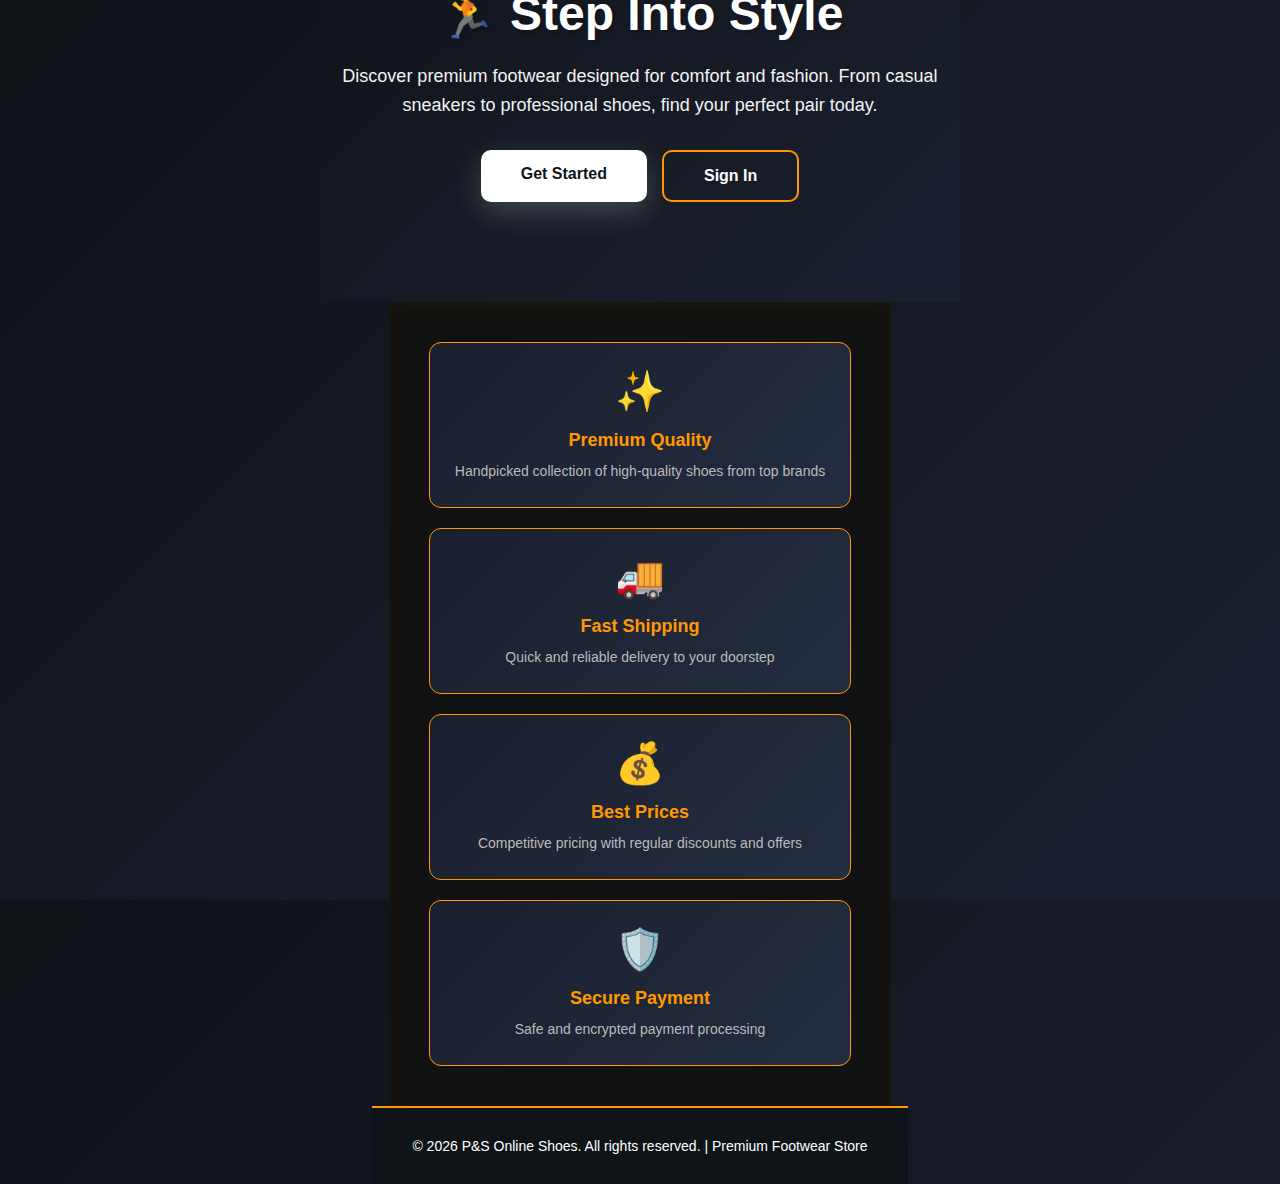
<file: index.html>
<!doctype html>
<html lang="en">
<head>
  <meta charset="utf-8" />
  <meta name="viewport" content="width=device-width,initial-scale=1" />
  <title>P&S Online Shoes - Premium Footwear</title>
  <link rel="stylesheet" href="Login-system/customer-login.css" />
  <style>
    * {
      margin: 0;
      padding: 0;
      box-sizing: border-box;
    }

    body {
      font-family: 'Segoe UI', Tahoma, Geneva, Verdana, sans-serif;
      background: linear-gradient(135deg, #0f1419 0%, #1a1f2e 100%);
      min-height: 100vh;
      display: flex;
      flex-direction: column;
      margin: 0;
      padding: 0;
    }

    header {
      background: rgba(15, 20, 25, 0.95);
      padding: 20px 40px;
      box-shadow: 0 4px 20px rgba(0, 0, 0, 0.3);
      display: flex;
      justify-content: space-between;
      align-items: center;
      flex-wrap: wrap;
      gap: 20px;
      border-bottom: 2px solid #ff9800;
    }

    .logo {
      font-size: 28px;
      font-weight: 800;
      color: #fff;
      text-decoration: none;
    }

    .nav-buttons {
      display: flex;
      gap: 15px;
      align-items: center;
    }

    .nav-btn {
      padding: 12px 28px;
      border: none;
      border-radius: 8px;
      font-weight: 600;
      cursor: pointer;
      transition: all 0.3s ease;
      text-decoration: none;
      font-size: 14px;
    }

    .nav-btn.login {
      background: #ff9800;
      color: white;
    }

    .nav-btn.login:hover {
      background: #ffb74d;
      transform: translateY(-2px);
      box-shadow: 0 8px 20px rgba(255, 152, 0, 0.5);
    }

    .nav-btn.signup {
      background: transparent;
      color: #ff9800;
      border: 2px solid #ff9800;
    }

    .nav-btn.signup:hover {
      background: #ff9800;
      color: white;
      transform: translateY(-2px);
    }

    .nav-btn.owner {
      background: #00bcd4;
      color: white;
      font-size: 13px;
    }

    .nav-btn.owner:hover {
      background: #26c6da;
      transform: translateY(-2px);
    }

    .hero {
      flex: 1;
      display: flex;
      align-items: flex-end;
      justify-content: center;
      padding: 40px 20px 100px 20px;
      text-align: center;
      color: #fff;
      min-height: 500px;
      background: linear-gradient(135deg, #0f1419 0%, #1a1f2e 100%);
    }

    .hero-content {
      max-width: 600px;
      width: 100%;
    }

    .hero h1 {
      font-size: 48px;
      margin-bottom: 20px;
      font-weight: 800;
      text-shadow: 2px 2px 4px rgba(0, 0, 0, 0.2);
    }

    .hero p {
      font-size: 18px;
      margin-bottom: 30px;
      opacity: 0.95;
      line-height: 1.6;
    }

    .hero-buttons {
      display: flex;
      gap: 15px;
      justify-content: center;
      flex-wrap: wrap;
    }

    .hero-btn {
      padding: 15px 40px;
      border: none;
      border-radius: 10px;
      font-weight: 700;
      font-size: 16px;
      cursor: pointer;
      transition: all 0.3s ease;
      text-decoration: none;
      display: inline-block;
    }

    .hero-btn.primary {
      background: white;
      color: #0f1419;
      box-shadow: 0 10px 30px rgba(255, 255, 255, 0.2);
    }

    .hero-btn.primary:hover {
      transform: translateY(-4px);
      box-shadow: 0 15px 40px rgba(255, 255, 255, 0.3);
      background: #f0f0f0;
    }

    .hero-btn.secondary {
      background: transparent;
      color: white;
      border: 2px solid #ff9800;
    }

    .hero-btn.secondary:hover {
      background: #ff9800;
      color: white;
      border-color: #ff9800;
      transform: translateY(-4px);
    }

    .features {
      display: grid;
      grid-template-columns: repeat(auto-fit, minmax(250px, 1fr));
      gap: 20px;
      padding: 40px;
      background: #111;
      box-shadow: inset 0 4px 20px rgba(255, 152, 0, 0.05);
    }

    .feature-card {
      padding: 25px;
      text-align: center;
      border-radius: 12px;
      background: linear-gradient(135deg, #1a1f2e 0%, #232d3f 100%);
      border: 1px solid #ff9800;
      transition: all 0.3s ease;
    }

    .feature-card:hover {
      transform: translateY(-8px);
      box-shadow: 0 12px 30px rgba(255, 152, 0, 0.3);
      background: linear-gradient(135deg, #232d3f 0%, #2a3548 100%);
    }

    .feature-icon {
      font-size: 40px;
      margin-bottom: 15px;
    }

    .feature-card h3 {
      font-size: 18px;
      margin-bottom: 10px;
      color: #ff9800;
    }

    .feature-card p {
      color: #bbb;
      font-size: 14px;
      line-height: 1.5;
    }

    footer {
      background: #0f1419;
      border-top: 2px solid #ff9800;
      color: white;
      text-align: center;
      padding: 30px 40px;
      font-size: 14px;
    }

    @media (max-width: 768px) {
      header {
        flex-direction: column;
        padding: 15px 20px;
      }

      .hero {
        min-height: 400px;
        padding: 30px 20px;
      }

      .hero h1 {
        font-size: 36px;
        margin-bottom: 15px;
      }

      .hero p {
        font-size: 16px;
        margin-bottom: 20px;
      }

      .hero-buttons {
        flex-direction: column;
        align-items: center;
      }

      .hero-btn {
        width: 100%;
        max-width: 300px;
      }

      .features {
        grid-template-columns: 1fr;
        padding: 20px;
      }
    }

    @media (max-width: 480px) {
      header {
        padding: 12px 15px;
      }

      .logo {
        font-size: 24px;
      }

      .nav-buttons {
        gap: 10px;
      }

      .nav-btn {
        padding: 10px 16px;
        font-size: 12px;
      }

      .hero {
        min-height: 350px;
        padding: 20px 15px;
      }

      .hero h1 {
        font-size: 28px;
        margin-bottom: 12px;
      }

      .hero p {
        font-size: 14px;
        margin-bottom: 15px;
      }

      .hero-btn {
        padding: 12px 30px;
        font-size: 14px;
      }

      .features {
        padding: 15px;
        gap: 15px;
      }

      .feature-card {
        padding: 20px;
      }

      .feature-icon {
        font-size: 40px;
      }
    }
  </style>
</head>
<body>
  <header>
    <a href="/" class="logo">P&S Shoes</a>
    <nav class="nav-buttons">
      <a href="Login-system/customer-login.html" class="nav-btn login">Customer Login</a>
      <a href="Login-system/customer-registration.html" class="nav-btn signup">Sign Up</a>
      <a href="Login-system/owner-login.html" class="nav-btn owner">Owner Login</a>
    </nav>
  </header>

  <section class="hero">
    <div class="hero-content">
      <h1>🏃 Step Into Style</h1>
      <p>Discover premium footwear designed for comfort and fashion. From casual sneakers to professional shoes, find your perfect pair today.</p>
      <div class="hero-buttons">
        <a href="Login-system/customer-registration.html" class="hero-btn primary">Get Started</a>
        <a href="Login-system/customer-login.html" class="hero-btn secondary">Sign In</a>
      </div>
    </div>
  </section>

  <section class="features">
    <div class="feature-card">
      <div class="feature-icon">✨</div>
      <h3>Premium Quality</h3>
      <p>Handpicked collection of high-quality shoes from top brands</p>
    </div>
    <div class="feature-card">
      <div class="feature-icon">🚚</div>
      <h3>Fast Shipping</h3>
      <p>Quick and reliable delivery to your doorstep</p>
    </div>
    <div class="feature-card">
      <div class="feature-icon">💰</div>
      <h3>Best Prices</h3>
      <p>Competitive pricing with regular discounts and offers</p>
    </div>
    <div class="feature-card">
      <div class="feature-icon">🛡️</div>
      <h3>Secure Payment</h3>
      <p>Safe and encrypted payment processing</p>
    </div>
  </section>

  <footer>
    <p>&copy; 2026 P&S Online Shoes. All rights reserved. | Premium Footwear Store</p>
  </footer>
</body>
</html>
</file>
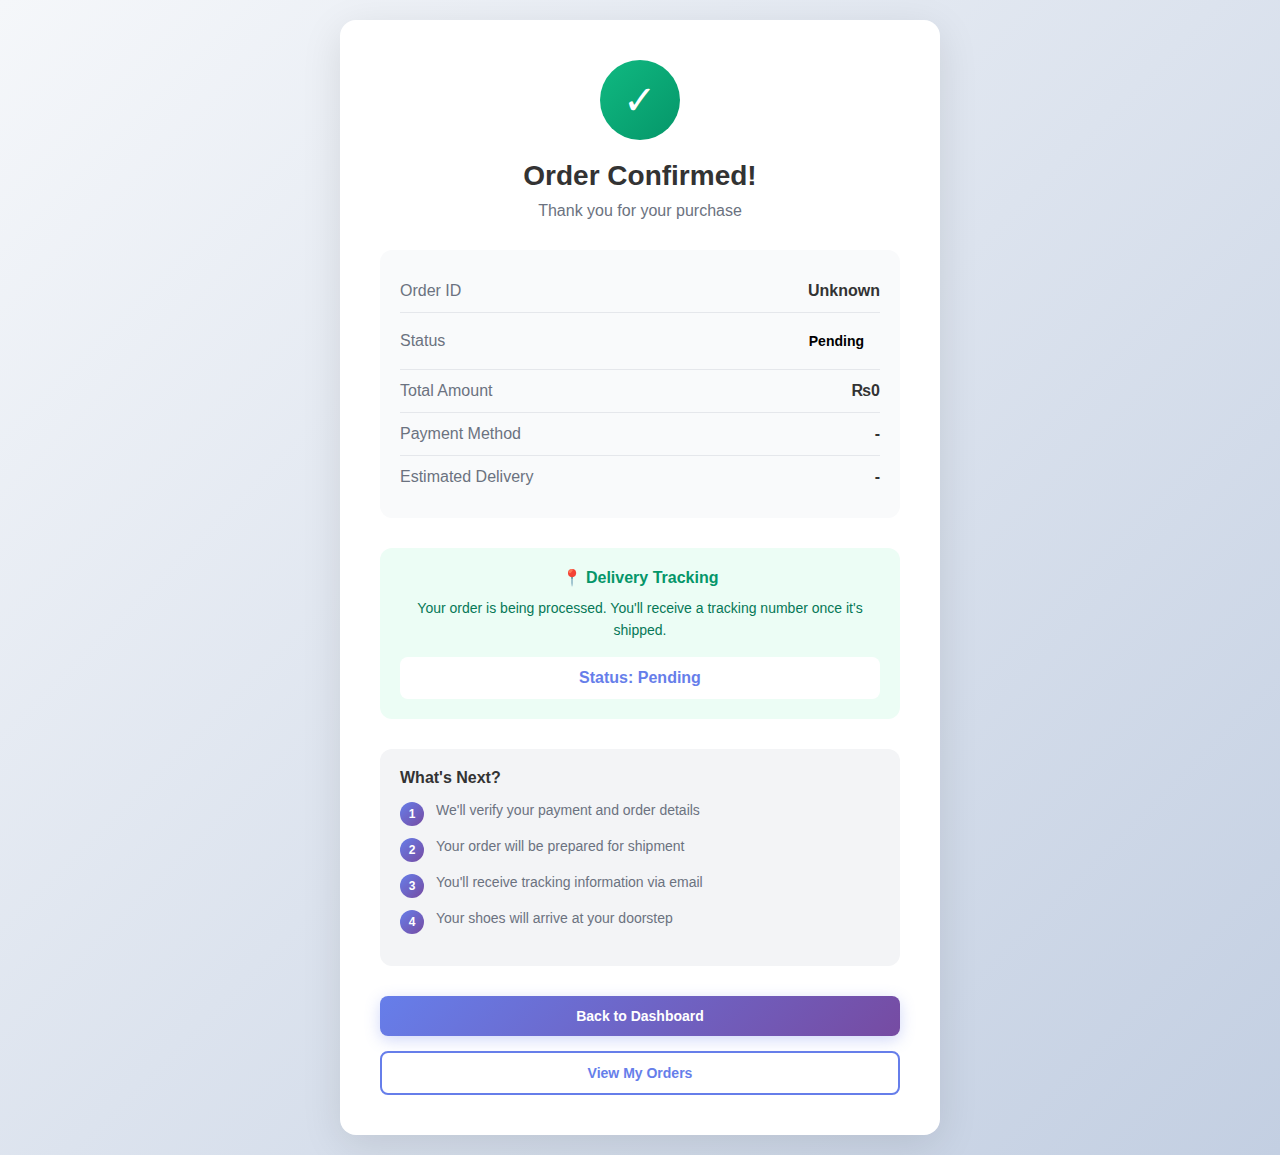
<file: Front-End/order-confirmation.html>
<!DOCTYPE html>
<html lang="en">
<head>
    <meta charset="UTF-8">
    <meta name="viewport" content="width=device-width, initial-scale=1.0">
    <title>Order Confirmation - P&S Online Shoes</title>
    <style>
        * {
            margin: 0;
            padding: 0;
            box-sizing: border-box;
        }

        body {
            font-family: 'Segoe UI', Tahoma, Geneva, Verdana, sans-serif;
            background: linear-gradient(135deg, #f5f7fa 0%, #c3cfe2 100%);
            min-height: 100vh;
            display: flex;
            align-items: center;
            justify-content: center;
            padding: 20px;
        }

        .container {
            max-width: 600px;
            background: white;
            padding: 40px;
            border-radius: 16px;
            box-shadow: 0 10px 40px rgba(0, 0, 0, 0.1);
            text-align: center;
        }

        .success-icon {
            width: 80px;
            height: 80px;
            margin: 0 auto 20px;
            background: linear-gradient(135deg, #10b981, #059669);
            border-radius: 50%;
            display: flex;
            align-items: center;
            justify-content: center;
            font-size: 40px;
            color: white;
            animation: bounce 0.6s ease-out;
        }

        @keyframes bounce {
            0% {
                transform: scale(0);
            }
            50% {
                transform: scale(1.1);
            }
            100% {
                transform: scale(1);
            }
        }

        h1 {
            font-size: 28px;
            color: #333;
            margin-bottom: 10px;
        }

        .subtitle {
            color: #6b7280;
            margin-bottom: 30px;
            font-size: 16px;
        }

        .order-details {
            background: #f9fafb;
            padding: 20px;
            border-radius: 12px;
            margin-bottom: 30px;
            text-align: left;
        }

        .detail-row {
            display: flex;
            justify-content: space-between;
            align-items: center;
            padding: 12px 0;
            border-bottom: 1px solid #e5e7eb;
        }

        .detail-row:last-child {
            border-bottom: none;
        }

        .detail-label {
            color: #6b7280;
            font-weight: 500;
        }

        .detail-value {
            color: #333;
            font-weight: 600;
        }

        .status-badge {
            display: inline-block;
            padding: 8px 16px;
            border-radius: 20px;
            font-size: 14px;
            font-weight: 600;
        }

        .status-badge.status-pending {
            background: #fff3cd;
            color: #856404;
            border: 1px solid #ffeaa7;
        }

        .status-badge.status-processing {
            background: #cfe2ff;
            color: #084298;
            border: 1px solid #b6d4fe;
        }

        .status-badge.status-shipped {
            background: #d1ecf1;
            color: #0c5460;
            border: 1px solid #bee5eb;
        }

        .status-badge.status-delivered {
            background: #d4edda;
            color: #155724;
            border: 1px solid #c3e6cb;
        }

        .status-badge.status-cancelled {
            background: #f8d7da;
            color: #721c24;
            border: 1px solid #f5c6cb;
        }

        .next-steps {
            background: #f3f4f6;
            padding: 20px;
            border-radius: 12px;
            margin-bottom: 30px;
            text-align: left;
        }

        .next-steps h3 {
            color: #333;
            margin-bottom: 15px;
            font-size: 16px;
        }

        .step-item {
            display: flex;
            gap: 12px;
            margin-bottom: 12px;
        }

        .step-number {
            display: flex;
            align-items: center;
            justify-content: center;
            width: 24px;
            height: 24px;
            background: linear-gradient(135deg, #667eea, #764ba2);
            color: white;
            border-radius: 50%;
            font-size: 12px;
            font-weight: 700;
            flex-shrink: 0;
        }

        .step-text {
            color: #6b7280;
            font-size: 14px;
        }

        .button-group {
            display: flex;
            gap: 15px;
            flex-direction: column;
        }

        .btn {
            padding: 12px 24px;
            border: none;
            border-radius: 8px;
            font-weight: 600;
            font-size: 14px;
            cursor: pointer;
            transition: all 0.3s;
            text-decoration: none;
            display: inline-block;
        }

        .btn-primary {
            background: linear-gradient(135deg, #667eea, #764ba2);
            color: white;
            box-shadow: 0 4px 15px rgba(102, 126, 234, 0.3);
        }

        .btn-primary:hover {
            transform: translateY(-2px);
            box-shadow: 0 6px 20px rgba(102, 126, 234, 0.4);
        }

        .btn-secondary {
            background: white;
            color: #667eea;
            border: 2px solid #667eea;
        }

        .btn-secondary:hover {
            background: #f9fafb;
        }

        .tracking-section {
            background: #ecfdf5;
            padding: 20px;
            border-radius: 12px;
            margin-bottom: 30px;
        }

        .tracking-section h3 {
            color: #059669;
            margin-bottom: 10px;
            font-size: 16px;
        }

        .tracking-info {
            color: #067857;
            font-size: 14px;
            line-height: 1.6;
        }

        .tracking-status {
            margin-top: 15px;
            padding: 12px;
            background: white;
            border-radius: 8px;
            font-weight: 600;
            color: #667eea;
        }

        @media (max-width: 600px) {
            .container {
                padding: 20px;
            }

            h1 {
                font-size: 22px;
            }

            .button-group {
                flex-direction: column;
            }
        }
    </style>
</head>
<body>
    <div class="container">
        <div class="success-icon">✓</div>
        <h1>Order Confirmed!</h1>
        <p class="subtitle">Thank you for your purchase</p>

        <div class="order-details" id="orderDetails">
            <div class="detail-row">
                <span class="detail-label">Order ID</span>
                <span class="detail-value" id="orderId">Loading...</span>
            </div>
            <div class="detail-row">
                <span class="detail-label">Status</span>
                <span><span class="status-badge" id="orderStatus">Pending</span></span>
            </div>
            <div class="detail-row">
                <span class="detail-label">Total Amount</span>
                <span class="detail-value" id="totalAmount">₨0</span>
            </div>
            <div class="detail-row">
                <span class="detail-label">Payment Method</span>
                <span class="detail-value" id="paymentMethod">-</span>
            </div>
            <div class="detail-row">
                <span class="detail-label">Estimated Delivery</span>
                <span class="detail-value" id="deliveryDate">-</span>
            </div>
        </div>

        <div class="tracking-section">
            <h3>📍 Delivery Tracking</h3>
            <div class="tracking-info" id="trackingInfo">
                Your order is being processed. You'll receive a tracking number once it's shipped.
            </div>
            <div class="tracking-status" id="trackingStatus">
                Status: Pending
            </div>
        </div>

        <div class="next-steps">
            <h3>What's Next?</h3>
            <div class="step-item">
                <div class="step-number">1</div>
                <div class="step-text">We'll verify your payment and order details</div>
            </div>
            <div class="step-item">
                <div class="step-number">2</div>
                <div class="step-text">Your order will be prepared for shipment</div>
            </div>
            <div class="step-item">
                <div class="step-number">3</div>
                <div class="step-text">You'll receive tracking information via email</div>
            </div>
            <div class="step-item">
                <div class="step-number">4</div>
                <div class="step-text">Your shoes will arrive at your doorstep</div>
            </div>
        </div>

        <div class="button-group">
            <button class="btn btn-primary" onclick="goToDashboard()">Back to Dashboard</button>
            <button class="btn btn-secondary" onclick="viewOrders()">View My Orders</button>
        </div>
    </div>

    <script>
        // Get order ID from URL
        const urlParams = new URLSearchParams(window.location.search);
        const orderId = urlParams.get('orderId');

        async function loadOrderDetails() {
            try {
                const response = await fetch(`/Online-Shoes-Store/Backend/api/orders.php?request=detail/${orderId}`, {
                    method: 'GET',
                    headers: { 'Content-Type': 'application/json' },
                    credentials: 'include'
                });

                const data = await response.json();

                if (data.success) {
                    const order = data.data;
                    document.getElementById('orderId').textContent = '#' + order.id;
                    document.getElementById('totalAmount').textContent = '₨' + parseFloat(order.total_amount).toLocaleString();
                    const statusElement = document.getElementById('orderStatus');
                    statusElement.textContent = order.status.charAt(0).toUpperCase() + order.status.slice(1);
                    statusElement.className = 'status-badge status-' + order.status;

                    // Load delivery info
                    loadDeliveryInfo(orderId);
                    
                    // Load payment info
                    loadPaymentInfo(orderId);
                }
            } catch (error) {
                console.error('Error loading order:', error);
            }
        }

        async function loadDeliveryInfo(orderId) {
            try {
                const response = await fetch(`/Online-Shoes-Store/Backend/api/delivery.php?request=get-order-delivery/${orderId}`, {
                    method: 'GET',
                    headers: { 'Content-Type': 'application/json' },
                    credentials: 'include'
                });

                const data = await response.json();
                if (data.success && data.data) {
                    const delivery = data.data;
                    document.getElementById('deliveryDate').textContent = formatDate(delivery.estimated_delivery_date);
                    document.getElementById('trackingStatus').textContent = 'Status: ' + (delivery.delivery_status || 'Pending');
                }
            } catch (error) {
                console.error('Error loading delivery:', error);
            }
        }

        async function loadPaymentInfo(orderId) {
            try {
                const response = await fetch(`/Online-Shoes-Store/Backend/api/payments.php?request=get-order-payment/${orderId}`, {
                    method: 'GET',
                    headers: { 'Content-Type': 'application/json' },
                    credentials: 'include'
                });

                const data = await response.json();
                if (data.success && data.data) {
                    const payment = data.data;
                    const methodName = payment.payment_method.charAt(0).toUpperCase() + payment.payment_method.slice(1).replace('-', ' ');
                    document.getElementById('paymentMethod').textContent = methodName;
                }
            } catch (error) {
                console.error('Error loading payment:', error);
            }
        }

        function formatDate(dateString) {
            const options = { year: 'numeric', month: 'long', day: 'numeric' };
            return new Date(dateString).toLocaleDateString('en-US', options);
        }

        function goToDashboard() {
            window.location.href = '/Online-Shoes-Store/Front-End/customer-dashboard.html';
        }

        function viewOrders() {
            window.location.href = '/Online-Shoes-Store/Front-End/customer-orders.html';
        }

        // Load data when page loads
        window.addEventListener('DOMContentLoaded', () => {
            if (orderId) {
                loadOrderDetails();
            } else {
                document.getElementById('orderId').textContent = 'Unknown';
            }

            // Show stored order info if available
            const lastOrder = JSON.parse(localStorage.getItem('lastOrder') || '{}');
            if (lastOrder.total) {
                document.getElementById('totalAmount').textContent = '₨' + lastOrder.total.toLocaleString();
            }
            if (lastOrder.deliveryDate) {
                document.getElementById('deliveryDate').textContent = formatDate(lastOrder.deliveryDate);
            }
            if (lastOrder.paymentMethod) {
                const methodName = lastOrder.paymentMethod.charAt(0).toUpperCase() + lastOrder.paymentMethod.slice(1).replace('-', ' ');
                document.getElementById('paymentMethod').textContent = methodName;
            }
        });
    </script>
</body>
</html>
</file>
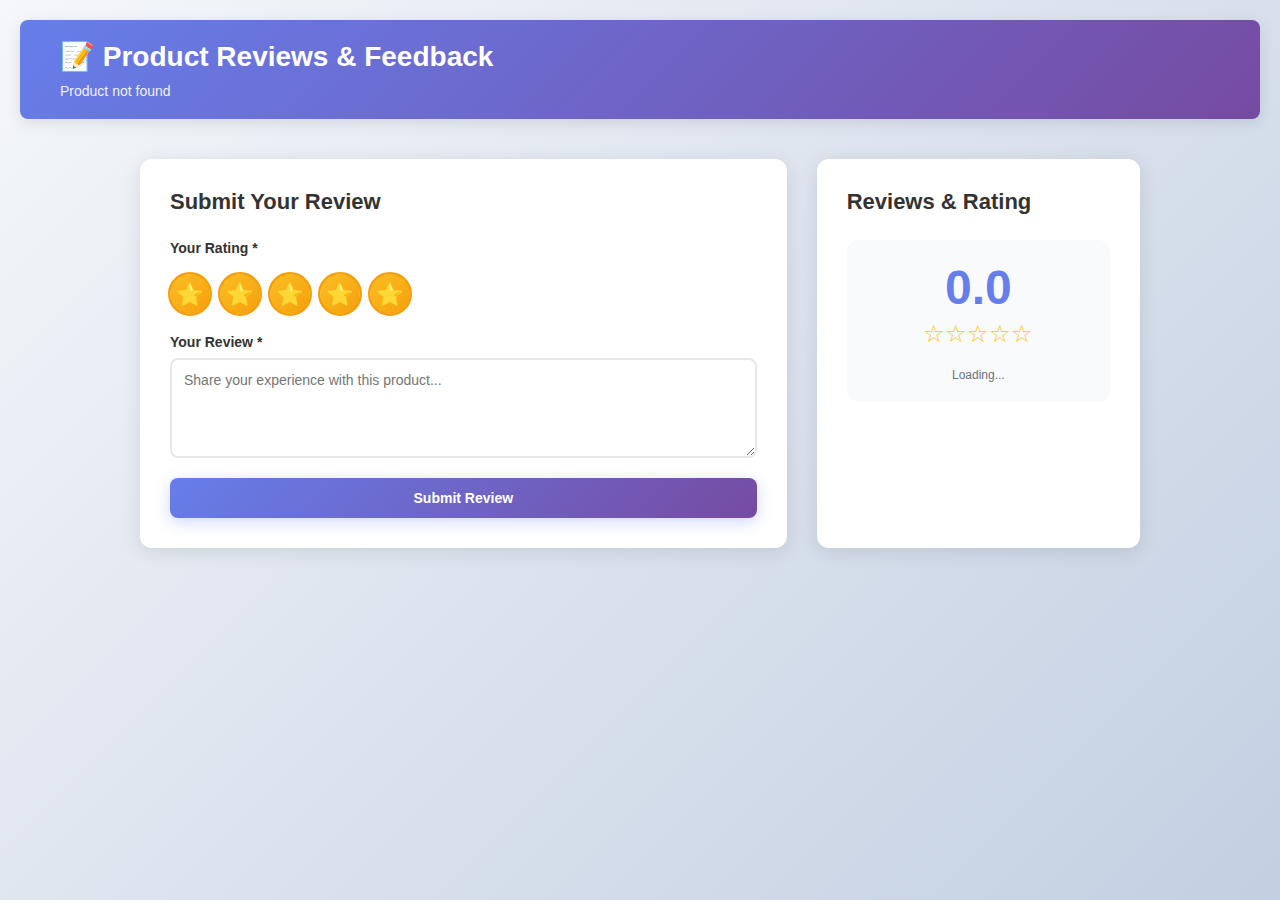
<file: Front-End/product-reviews.html>
<!DOCTYPE html>
<html lang="en">
<head>
    <meta charset="UTF-8">
    <meta name="viewport" content="width=device-width, initial-scale=1.0">
    <title>Product Reviews - P&S Online Shoes</title>
    <style>
        * {
            margin: 0;
            padding: 0;
            box-sizing: border-box;
        }

        body {
            font-family: 'Segoe UI', Tahoma, Geneva, Verdana, sans-serif;
            background: linear-gradient(135deg, #f5f7fa 0%, #c3cfe2 100%);
            min-height: 100vh;
            padding: 20px;
        }

        header {
            background: linear-gradient(135deg, #667eea 0%, #764ba2 100%);
            color: white;
            padding: 20px 40px;
            box-shadow: 0 4px 15px rgba(0, 0, 0, 0.1);
            margin-bottom: 40px;
            border-radius: 8px;
        }

        header h1 {
            font-size: 28px;
            margin-bottom: 10px;
        }

        .container {
            max-width: 1000px;
            margin: 0 auto;
        }

        .reviews-grid {
            display: grid;
            grid-template-columns: 2fr 1fr;
            gap: 30px;
        }

        .section {
            background: white;
            padding: 30px;
            border-radius: 12px;
            box-shadow: 0 4px 20px rgba(0, 0, 0, 0.1);
        }

        .section h2 {
            font-size: 22px;
            color: #333;
            margin-bottom: 25px;
            display: flex;
            align-items: center;
            gap: 10px;
        }

        .form-group {
            margin-bottom: 20px;
            display: flex;
            flex-direction: column;
            gap: 8px;
        }

        label {
            font-weight: 600;
            color: #333;
            font-size: 14px;
        }

        textarea {
            padding: 12px;
            border: 2px solid #e5e7eb;
            border-radius: 8px;
            font-size: 14px;
            font-family: inherit;
            resize: vertical;
            min-height: 100px;
            transition: all 0.3s;
        }

        textarea:focus {
            outline: none;
            border-color: #667eea;
            box-shadow: 0 0 0 3px rgba(102, 126, 234, 0.1);
        }

        .rating-selector {
            display: flex;
            gap: 10px;
            margin-top: 10px;
        }

        .star {
            width: 40px;
            height: 40px;
            border: 2px solid #e5e7eb;
            border-radius: 50%;
            display: flex;
            align-items: center;
            justify-content: center;
            cursor: pointer;
            font-size: 20px;
            transition: all 0.3s;
            background: white;
        }

        .star:hover,
        .star.active {
            background: linear-gradient(135deg, #fbbf24, #f59e0b);
            border-color: #f59e0b;
            color: white;
            transform: scale(1.1);
        }

        .btn {
            padding: 12px 24px;
            border: none;
            border-radius: 8px;
            font-weight: 600;
            cursor: pointer;
            transition: all 0.3s;
            font-size: 14px;
        }

        .btn-primary {
            background: linear-gradient(135deg, #667eea, #764ba2);
            color: white;
            box-shadow: 0 4px 15px rgba(102, 126, 234, 0.3);
            width: 100%;
        }

        .btn-primary:hover {
            transform: translateY(-2px);
            box-shadow: 0 6px 20px rgba(102, 126, 234, 0.4);
        }

        .btn-primary:disabled {
            opacity: 0.6;
            cursor: not-allowed;
            transform: none;
        }

        .message {
            padding: 12px;
            border-radius: 8px;
            margin-bottom: 20px;
            display: none;
            animation: slideDown 0.3s ease-out;
        }

        .message.success {
            background: #dcfce7;
            color: #166534;
            border: 1px solid #86efac;
            display: block;
        }

        .message.error {
            background: #fee2e2;
            color: #991b1b;
            border: 1px solid #fca5a5;
            display: block;
        }

        @keyframes slideDown {
            from {
                opacity: 0;
                transform: translateY(-10px);
            }
            to {
                opacity: 1;
                transform: translateY(0);
            }
        }

        .rating-stats {
            background: #f9fafb;
            padding: 20px;
            border-radius: 12px;
            margin-bottom: 20px;
        }

        .rating-average {
            text-align: center;
            margin-bottom: 20px;
        }

        .average-number {
            font-size: 48px;
            font-weight: 700;
            color: #667eea;
            margin-bottom: 5px;
        }

        .average-stars {
            font-size: 24px;
            color: #fbbf24;
        }

        .rating-breakdown {
            display: flex;
            flex-direction: column;
            gap: 10px;
        }

        .rating-bar {
            display: flex;
            align-items: center;
            gap: 10px;
            font-size: 13px;
        }

        .rating-label {
            width: 40px;
            color: #6b7280;
        }

        .progress-bar {
            flex: 1;
            height: 6px;
            background: #e5e7eb;
            border-radius: 3px;
            overflow: hidden;
        }

        .progress-fill {
            height: 100%;
            background: linear-gradient(90deg, #fbbf24, #f59e0b);
            border-radius: 3px;
        }

        .rating-count {
            width: 40px;
            text-align: right;
            color: #6b7280;
        }

        .reviews-list {
            display: flex;
            flex-direction: column;
            gap: 20px;
            max-height: 600px;
            overflow-y: auto;
        }

        .review-item {
            padding: 20px;
            background: #f9fafb;
            border-radius: 8px;
            border-left: 4px solid #667eea;
        }

        .review-header {
            display: flex;
            justify-content: space-between;
            align-items: flex-start;
            margin-bottom: 10px;
        }

        .reviewer-name {
            font-weight: 600;
            color: #333;
        }

        .review-date {
            font-size: 12px;
            color: #6b7280;
        }

        .review-stars {
            color: #fbbf24;
            margin-bottom: 8px;
            font-size: 16px;
        }

        .review-text {
            color: #555;
            line-height: 1.6;
            font-size: 14px;
        }

        .verified-badge {
            display: inline-block;
            padding: 4px 8px;
            background: #dcfce7;
            color: #166534;
            border-radius: 4px;
            font-size: 11px;
            font-weight: 600;
            margin-top: 8px;
        }

        .empty-state {
            text-align: center;
            padding: 40px 20px;
            color: #6b7280;
        }

        .empty-state-icon {
            font-size: 48px;
            margin-bottom: 10px;
        }

        @media (max-width: 900px) {
            .reviews-grid {
                grid-template-columns: 1fr;
            }
        }

        @media (max-width: 600px) {
            header {
                padding: 15px 20px;
            }

            header h1 {
                font-size: 20px;
            }

            .section {
                padding: 20px;
            }
        }

        .product-info {
            display: flex;
            gap: 15px;
            align-items: center;
            margin-bottom: 20px;
            padding-bottom: 20px;
            border-bottom: 1px solid #e5e7eb;
        }

        .product-image {
            width: 80px;
            height: 80px;
            background: #f3f4f6;
            border-radius: 8px;
            overflow: hidden;
        }

        .product-image img {
            width: 100%;
            height: 100%;
            object-fit: cover;
        }

        .product-name {
            font-size: 16px;
            font-weight: 600;
            color: #333;
        }

        .product-price {
            color: #667eea;
            font-weight: 700;
        }
    </style>
</head>
<body>
    <header>
        <h1>📝 Product Reviews & Feedback</h1>
        <p id="productTitle" style="opacity: 0.9; font-size: 14px;">Loading product...</p>
    </header>

    <div class="container">
        <div class="reviews-grid">
            <div class="section">
                <h2>Submit Your Review</h2>
                <div id="formMessage"></div>

                <div id="productInfo"></div>

                <form id="reviewForm">
                    <div class="form-group">
                        <label>Your Rating *</label>
                        <div class="rating-selector">
                            <div class="star" data-rating="1">⭐</div>
                            <div class="star" data-rating="2">⭐</div>
                            <div class="star" data-rating="3">⭐</div>
                            <div class="star" data-rating="4">⭐</div>
                            <div class="star" data-rating="5">⭐</div>
                        </div>
                        <input type="hidden" id="selectedRating" value="5">
                    </div>

                    <div class="form-group">
                        <label>Your Review *</label>
                        <textarea id="reviewComment" placeholder="Share your experience with this product..."></textarea>
                    </div>

                    <button type="submit" class="btn btn-primary">Submit Review</button>
                </form>
            </div>

            <div class="section">
                <h2>Reviews & Rating</h2>
                <div class="rating-stats">
                    <div class="rating-average">
                        <div class="average-number" id="avgRating">0.0</div>
                        <div class="average-stars" id="avgStars">☆☆☆☆☆</div>
                    </div>
                    <div class="rating-breakdown" id="ratingBreakdown">
                        <div style="text-align: center; color: #6b7280; font-size: 12px;">Loading...</div>
                    </div>
                </div>

                <div id="reviewsList" class="reviews-list"></div>
            </div>
        </div>
    </div>

    <script>
        const urlParams = new URLSearchParams(window.location.search);
        const productId = urlParams.get('productId');
        let selectedRating = 5;

        // Star rating selector
        document.querySelectorAll('.star').forEach(star => {
            star.addEventListener('click', function() {
                selectedRating = this.dataset.rating;
                document.getElementById('selectedRating').value = selectedRating;
                
                document.querySelectorAll('.star').forEach(s => s.classList.remove('active'));
                for (let i = 0; i < selectedRating; i++) {
                    document.querySelectorAll('.star')[i].classList.add('active');
                }
            });

            // Set initial selection
            if (parseInt(star.dataset.rating) <= 5) {
                star.classList.add('active');
            }
        });

        // Load product info
        async function loadProduct() {
            if (!productId) {
                document.getElementById('productTitle').textContent = 'Product not found';
                return;
            }

            try {
                const response = await fetch(`/Online-Shoes-Store/Backend/api/products.php?request=detail&request=${productId}`);
                const data = await response.json();

                if (data.success) {
                    const product = data.data;
                    document.getElementById('productTitle').textContent = product.name;
                    
                    const productInfo = `
                        <div class="product-info">
                            <div class="product-image">
                                <img src="${product.image_url}" alt="${product.name}" onerror="this.src='/Online-Shoes-Store/Front-End/Images/placeholder.png'">
                            </div>
                            <div>
                                <div class="product-name">${product.name}</div>
                                <div class="product-price">₨${product.price.toLocaleString()}</div>
                            </div>
                        </div>
                    `;
                    document.getElementById('productInfo').innerHTML = productInfo;

                    loadReviews();
                }
            } catch (error) {
                console.error('Error loading product:', error);
            }
        }

        // Load reviews
        async function loadReviews() {
            try {
                const response = await fetch(`/Online-Shoes-Store/Backend/api/reviews.php?request=get-product-reviews&request=${productId}?limit=50`);
                const data = await response.json();

                if (data.success) {
                    displayReviews(data.data.reviews);
                    loadRating();
                }
            } catch (error) {
                console.error('Error loading reviews:', error);
            }
        }

        // Load rating stats
        async function loadRating() {
            try {
                const response = await fetch(`/Online-Shoes-Store/Backend/api/reviews.php?request=get-product-rating&request=${productId}`);
                const data = await response.json();

                if (data.success && data.data.average_rating) {
                    const avgRating = parseFloat(data.data.average_rating).toFixed(1);
                    const totalReviews = data.data.total_reviews || 0;

                    document.getElementById('avgRating').textContent = avgRating;
                    document.getElementById('avgStars').textContent = getStarDisplay(avgRating);

                    // Display rating breakdown
                    const breakdown = `
                        <div class="rating-bar">
                            <span class="rating-label">5★</span>
                            <div class="progress-bar">
                                <div class="progress-fill" style="width: ${(totalReviews > 0 ? (data.data.rating_5_count || 0) / totalReviews * 100 : 0)}%"></div>
                            </div>
                            <span class="rating-count">${data.data.rating_5_count || 0}</span>
                        </div>
                        <div class="rating-bar">
                            <span class="rating-label">4★</span>
                            <div class="progress-bar">
                                <div class="progress-fill" style="width: ${(totalReviews > 0 ? (data.data.rating_4_count || 0) / totalReviews * 100 : 0)}%"></div>
                            </div>
                            <span class="rating-count">${data.data.rating_4_count || 0}</span>
                        </div>
                        <div class="rating-bar">
                            <span class="rating-label">3★</span>
                            <div class="progress-bar">
                                <div class="progress-fill" style="width: ${(totalReviews > 0 ? (data.data.rating_3_count || 0) / totalReviews * 100 : 0)}%"></div>
                            </div>
                            <span class="rating-count">${data.data.rating_3_count || 0}</span>
                        </div>
                        <div class="rating-bar">
                            <span class="rating-label">2★</span>
                            <div class="progress-bar">
                                <div class="progress-fill" style="width: ${(totalReviews > 0 ? (data.data.rating_2_count || 0) / totalReviews * 100 : 0)}%"></div>
                            </div>
                            <span class="rating-count">${data.data.rating_2_count || 0}</span>
                        </div>
                        <div class="rating-bar">
                            <span class="rating-label">1★</span>
                            <div class="progress-bar">
                                <div class="progress-fill" style="width: ${(totalReviews > 0 ? (data.data.rating_1_count || 0) / totalReviews * 100 : 0)}%"></div>
                            </div>
                            <span class="rating-count">${data.data.rating_1_count || 0}</span>
                        </div>
                    `;
                    document.getElementById('ratingBreakdown').innerHTML = breakdown;
                }
            } catch (error) {
                console.error('Error loading rating:', error);
            }
        }

        function getStarDisplay(rating) {
            const fullStars = Math.floor(rating);
            const hasHalf = rating % 1 >= 0.5;
            let stars = '';
            for (let i = 0; i < fullStars; i++) stars += '★';
            if (hasHalf) stars += '⭐';
            for (let i = fullStars + (hasHalf ? 1 : 0); i < 5; i++) stars += '☆';
            return stars;
        }

        function displayReviews(reviews) {
            const reviewsList = document.getElementById('reviewsList');

            if (!reviews || reviews.length === 0) {
                reviewsList.innerHTML = `
                    <div class="empty-state">
                        <div class="empty-state-icon">💬</div>
                        <div>No reviews yet. Be the first to review!</div>
                    </div>
                `;
                return;
            }

            reviewsList.innerHTML = reviews.map(review => `
                <div class="review-item">
                    <div class="review-header">
                        <div>
                            <div class="reviewer-name">${review.first_name} ${review.last_name}</div>
                            <div class="review-date">${formatDate(review.created_at)}</div>
                        </div>
                    </div>
                    <div class="review-stars">${'★'.repeat(review.rating)}${'☆'.repeat(5-review.rating)}</div>
                    <div class="review-text">${review.comment || 'Great product!'}</div>
                    ${review.is_verified_purchase ? '<div class="verified-badge">✓ Verified Purchase</div>' : ''}
                </div>
            `).join('');
        }

        function formatDate(dateString) {
            const options = { year: 'numeric', month: 'short', day: 'numeric' };
            return new Date(dateString).toLocaleDateString('en-US', options);
        }

        // Submit review
        document.getElementById('reviewForm').addEventListener('submit', async (e) => {
            e.preventDefault();

            const rating = parseInt(document.getElementById('selectedRating').value);
            const comment = document.getElementById('reviewComment').value;

            if (!comment.trim()) {
                showMessage('formMessage', 'Please write a review', 'error');
                return;
            }

            try {
                const response = await fetch('/Online-Shoes-Store/Backend/api/reviews.php?request=create', {
                    method: 'POST',
                    headers: { 'Content-Type': 'application/json' },
                    body: JSON.stringify({
                        product_id: parseInt(productId),
                        rating: rating,
                        comment: comment
                    })
                });

                const data = await response.json();

                if (data.success) {
                    showMessage('formMessage', 'Review submitted successfully!', 'success');
                    document.getElementById('reviewForm').reset();
                    document.querySelectorAll('.star').forEach((s, i) => {
                        s.classList.toggle('active', i < 5);
                    });
                    setTimeout(() => {
                        loadReviews();
                    }, 1000);
                } else {
                    showMessage('formMessage', data.message || 'Error submitting review', 'error');
                }
            } catch (error) {
                console.error('Error:', error);
                showMessage('formMessage', 'Error submitting review', 'error');
            }
        });

        function showMessage(elementId, message, type) {
            const messageEl = document.getElementById(elementId);
            messageEl.textContent = message;
            messageEl.className = 'message ' + type;
            setTimeout(() => {
                messageEl.className = 'message';
            }, 5000);
        }

        // Initialize
        window.addEventListener('DOMContentLoaded', loadProduct);
    </script>
</body>
</html>
</file>
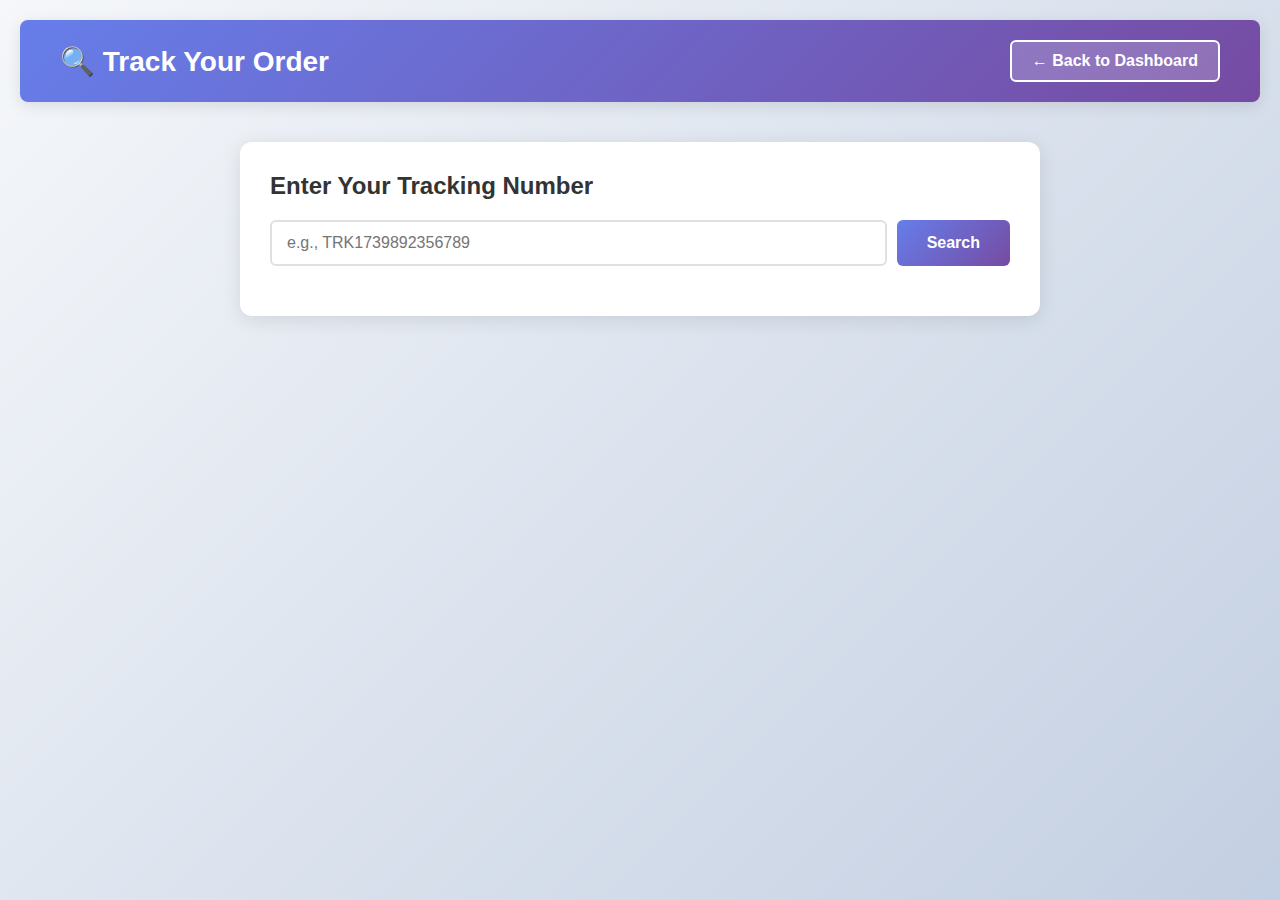
<file: Front-End/track-order.html>
<!DOCTYPE html>
<html lang="en">
<head>
    <meta charset="UTF-8">
    <meta name="viewport" content="width=device-width, initial-scale=1.0">
    <title>Track Your Order - P&S Online Shoes</title>
    <style>
        * {
            margin: 0;
            padding: 0;
            box-sizing: border-box;
        }

        body {
            font-family: 'Segoe UI', Tahoma, Geneva, Verdana, sans-serif;
            background: linear-gradient(135deg, #f5f7fa 0%, #c3cfe2 100%);
            min-height: 100vh;
            padding: 20px;
        }

        header {
            background: linear-gradient(135deg, #667eea 0%, #764ba2 100%);
            color: white;
            padding: 20px 40px;
            box-shadow: 0 4px 15px rgba(0, 0, 0, 0.1);
            margin-bottom: 40px;
            border-radius: 8px;
            display: flex;
            justify-content: space-between;
            align-items: center;
            flex-wrap: wrap;
            gap: 20px;
        }

        header h1 {
            font-size: 28px;
        }

        .back-btn {
            padding: 10px 20px;
            background: rgba(255, 255, 255, 0.2);
            border: 2px solid white;
            color: white;
            border-radius: 6px;
            cursor: pointer;
            font-weight: 600;
            transition: all 0.3s;
            text-decoration: none;
            display: inline-block;
        }

        .back-btn:hover {
            background: white;
            color: #667eea;
        }

        .container {
            max-width: 800px;
            margin: 0 auto;
        }

        .search-section {
            background: white;
            padding: 30px;
            border-radius: 12px;
            box-shadow: 0 4px 20px rgba(0, 0, 0, 0.1);
            margin-bottom: 30px;
        }

        .search-form {
            display: flex;
            gap: 10px;
            margin-bottom: 20px;
            flex-wrap: wrap;
        }

        .search-form input {
            flex: 1;
            min-width: 200px;
            padding: 12px 15px;
            border: 2px solid #e0e0e0;
            border-radius: 6px;
            font-size: 16px;
            transition: border-color 0.3s;
        }

        .search-form input:focus {
            outline: none;
            border-color: #667eea;
        }

        .search-form button {
            padding: 12px 30px;
            background: linear-gradient(135deg, #667eea 0%, #764ba2 100%);
            color: white;
            border: none;
            border-radius: 6px;
            cursor: pointer;
            font-weight: 600;
            font-size: 16px;
            transition: all 0.3s;
        }

        .search-form button:hover {
            transform: translateY(-2px);
            box-shadow: 0 4px 15px rgba(102, 126, 234, 0.4);
        }

        .tracking-card {
            background: white;
            padding: 30px;
            border-radius: 12px;
            box-shadow: 0 4px 20px rgba(0, 0, 0, 0.1);
        }

        .order-info {
            display: grid;
            grid-template-columns: repeat(auto-fit, minmax(200px, 1fr));
            gap: 20px;
            margin-bottom: 30px;
            padding-bottom: 30px;
            border-bottom: 2px solid #f0f0f0;
        }

        .info-item {
            text-align: center;
        }

        .info-label {
            font-size: 12px;
            color: #999;
            text-transform: uppercase;
            margin-bottom: 5px;
            font-weight: 600;
        }

        .info-value {
            font-size: 18px;
            font-weight: 700;
            color: #333;
        }

        .timeline {
            display: flex;
            flex-direction: column;
            gap: 20px;
        }

        .timeline-item {
            display: flex;
            gap: 20px;
        }

        .timeline-dot {
            width: 50px;
            height: 50px;
            background: #667eea;
            border-radius: 50%;
            display: flex;
            align-items: center;
            justify-content: center;
            color: white;
            font-size: 24px;
            flex-shrink: 0;
            position: relative;
        }

        .timeline-item:not(:last-child) .timeline-dot::after {
            content: '';
            position: absolute;
            top: 100%;
            left: 50%;
            width: 2px;
            height: 20px;
            background: #667eea;
            transform: translateX(-50%);
        }

        .timeline-item.completed .timeline-dot {
            background: #10b981;
        }

        .timeline-item.completed .timeline-dot::after {
            background: #10b981;
        }

        .timeline-content {
            flex: 1;
            padding-top: 5px;
        }

        .timeline-status {
            font-size: 16px;
            font-weight: 600;
            color: #333;
            margin-bottom: 5px;
        }

        .timeline-date {
            font-size: 13px;
            color: #999;
        }

        .error-message {
            background: #fee;
            color: #c33;
            padding: 15px;
            border-radius: 6px;
            margin: 20px 0;
            display: none;
        }

        .success-message {
            background: #efe;
            color: #3c3;
            padding: 15px;
            border-radius: 6px;
            margin: 20px 0;
            display: none;
        }

        .loading {
            text-align: center;
            padding: 40px;
            color: #667eea;
        }

        .spinner {
            border: 4px solid #f3f3f3;
            border-top: 4px solid #667eea;
            border-radius: 50%;
            width: 40px;
            height: 40px;
            animation: spin 1s linear infinite;
            margin: 0 auto 20px;
        }

        @keyframes spin {
            0% { transform: rotate(0deg); }
            100% { transform: rotate(360deg); }
        }

        .not-found {
            text-align: center;
            padding: 40px;
            color: #999;
        }

        .status-badge {
            display: inline-block;
            padding: 6px 12px;
            border-radius: 20px;
            font-size: 12px;
            font-weight: 600;
            margin-top: 10px;
        }

        .status-pending {
            background: #fef3c7;
            color: #92400e;
        }

        .status-processing {
            background: #dbeafe;
            color: #1e40af;
        }

        .status-shipped {
            background: #e0e7ff;
            color: #3730a3;
        }

        .status-out_for_delivery {
            background: #fce7f3;
            color: #831843;
        }

        .status-delivered {
            background: #dcfce7;
            color: #166534;
        }
    </style>
</head>
<body>
    <header>
        <h1>🔍 Track Your Order</h1>
        <a href="/Online-Shoes-Store/Front-End/customer-dashboard.html" class="back-btn">← Back to Dashboard</a>
    </header>

    <div class="container">
        <div class="search-section">
            <h2 style="margin-bottom: 20px; color: #333;">Enter Your Tracking Number</h2>
            <div class="search-form">
                <input type="text" id="trackingInput" placeholder="e.g., TRK1739892356789" autocomplete="off">
                <button onclick="searchTracking()">Search</button>
            </div>
            <div class="error-message" id="errorMsg"></div>
            <div class="success-message" id="successMsg"></div>
        </div>

        <div id="trackingResult"></div>
    </div>

    <script>
        function showError(msg) {
            const errorEl = document.getElementById('errorMsg');
            errorEl.textContent = msg;
            errorEl.style.display = 'block';
            document.getElementById('successMsg').style.display = 'none';
        }

        function showSuccess(msg) {
            const successEl = document.getElementById('successMsg');
            successEl.textContent = msg;
            successEl.style.display = 'block';
            document.getElementById('errorMsg').style.display = 'none';
        }

        async function searchTracking() {
            const trackingNumber = document.getElementById('trackingInput').value.trim();
            
            if (!trackingNumber) {
                showError('Please enter a tracking number');
                return;
            }

            const resultDiv = document.getElementById('trackingResult');
            resultDiv.innerHTML = '<div class="loading"><div class="spinner"></div>Searching...</div>';

            try {
                const response = await fetch(`/Online-Shoes-Store/Backend/api/delivery.php?request=search-tracking/${encodeURIComponent(trackingNumber)}`, {
                    credentials: 'include'
                });

                const data = await response.json();
                console.log('Tracking search response:', data);

                if (data.success && data.data) {
                    const delivery = data.data;
                    const order = delivery.order;
                    
                    showSuccess('Order found!');

                    // Define timeline statuses
                    const statuses = ['pending', 'processing', 'shipped', 'out_for_delivery', 'delivered'];
                    const statusIcons = {
                        'pending': '📦',
                        'processing': '⚙️',
                        'shipped': '🚚',
                        'out_for_delivery': '🚛',
                        'delivered': '✅'
                    };

                    const currentStatusIndex = statuses.indexOf(delivery.delivery_status);

                    let timelineHTML = '';
                    statuses.forEach((status, index) => {
                        const isCompleted = index <= currentStatusIndex;
                        const statusLabel = status.replace('_', ' ').charAt(0).toUpperCase() + status.replace('_', ' ').slice(1);
                        
                        timelineHTML += `
                            <div class="timeline-item ${isCompleted ? 'completed' : ''}">
                                <div class="timeline-dot">${statusIcons[status]}</div>
                                <div class="timeline-content">
                                    <div class="timeline-status">${statusLabel}</div>
                                    ${isCompleted ? '<div class="timeline-date">✓ Completed</div>' : '<div class="timeline-date">Pending</div>'}
                                </div>
                            </div>
                        `;
                    });

                    const html = `
                        <div class="tracking-card">
                            <div class="order-info">
                                <div class="info-item">
                                    <div class="info-label">Order ID</div>
                                    <div class="info-value">#${order.id}</div>
                                </div>
                                <div class="info-item">
                                    <div class="info-label">Tracking Number</div>
                                    <div class="info-value">${delivery.tracking_number}</div>
                                </div>
                                <div class="info-item">
                                    <div class="info-label">Order Amount</div>
                                    <div class="info-value">₨${parseFloat(order.total_amount).toLocaleString()}</div>
                                </div>
                                <div class="info-item">
                                    <div class="info-label">Estimated Delivery</div>
                                    <div class="info-value">${new Date(delivery.estimated_delivery_date).toLocaleDateString()}</div>
                                </div>
                            </div>

                            <h3 style="margin-bottom: 20px; color: #333;">Delivery Progress</h3>
                            <div class="timeline">
                                ${timelineHTML}
                            </div>

                            <div style="text-align: center; margin-top: 30px;">
                                <span class="status-badge status-${delivery.delivery_status}">
                                    ${delivery.delivery_status.replace('_', ' ').toUpperCase()}
                                </span>
                            </div>
                        </div>
                    `;

                    resultDiv.innerHTML = html;
                } else {
                    resultDiv.innerHTML = `
                        <div class="tracking-card">
                            <div class="not-found">
                                <h2 style="color: #333; margin-bottom: 10px;">Order Not Found</h2>
                                <p>Sorry, we couldn't find an order with tracking number: <strong>${trackingNumber}</strong></p>
                                <p style="margin-top: 20px; font-size: 14px;">Please check the tracking number and try again.</p>
                            </div>
                        </div>
                    `;
                    showError('Tracking number not found');
                }
            } catch (error) {
                console.error('Error searching tracking:', error);
                showError('Error searching for order. Please try again.');
                resultDiv.innerHTML = '';
            }
        }

        // Allow Enter key to search
        document.addEventListener('DOMContentLoaded', () => {
            document.getElementById('trackingInput').addEventListener('keypress', (e) => {
                if (e.key === 'Enter') searchTracking();
            });
        });
    </script>
</body>
</html>
</file>
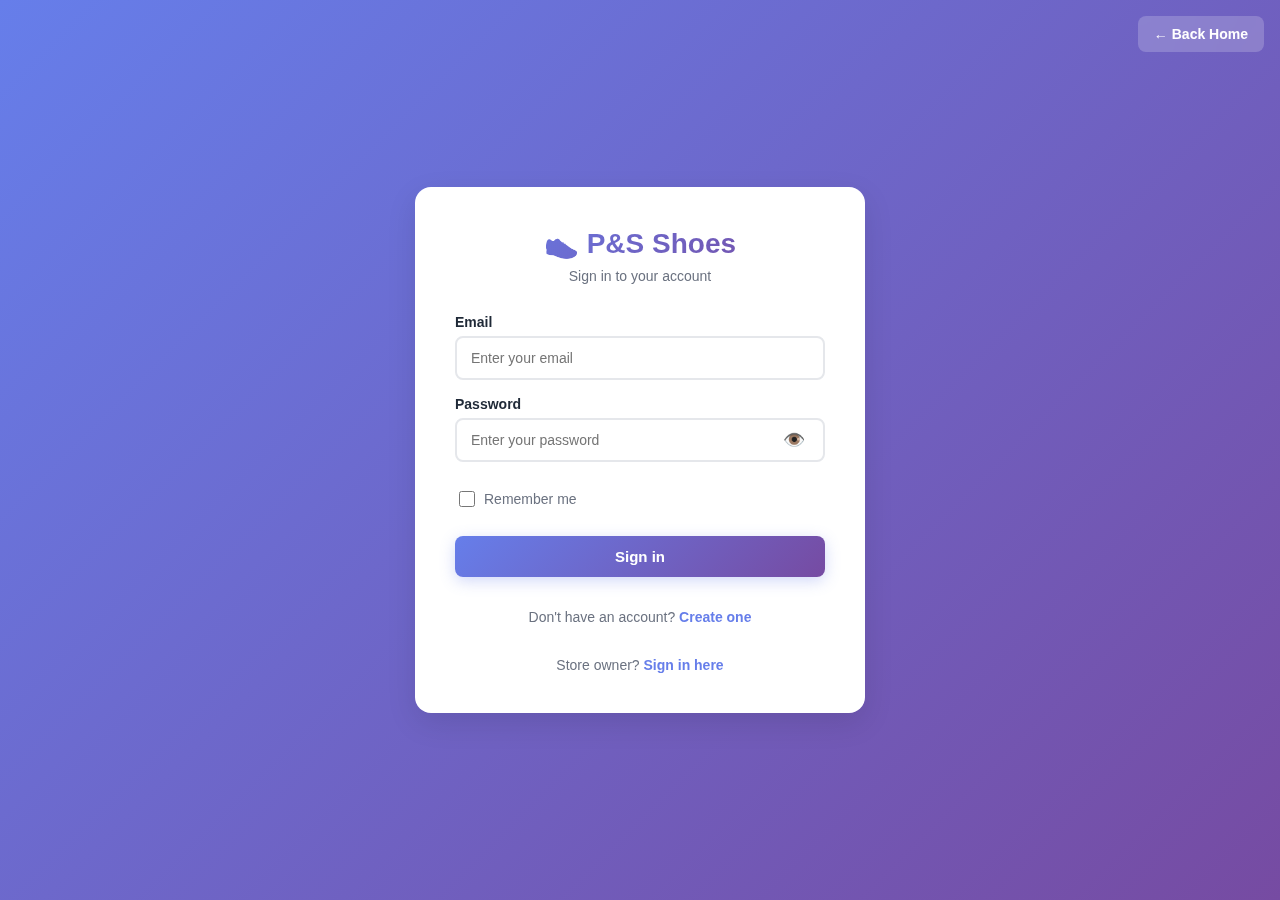
<file: Login-system/customer-login.html>
<!doctype html>
<html lang="en">
<head>
  <meta charset="utf-8" />
  <meta name="viewport" content="width=device-width,initial-scale=1" />
  <title>Sign In - P&S Shoes</title>
  <link rel="stylesheet" href="customer-login-modern.css" />
  <style>
    .back-link {
      position: absolute;
      top: 16px;
      right: 16px;
      padding: 10px 16px;
      border-radius: 8px;
      background: rgba(255, 255, 255, 0.2);
      color: white;
      text-decoration: none;
      font-weight: 600;
      font-size: 14px;
      transition: all 0.3s ease;
      backdrop-filter: blur(10px);
    }
    .back-link:hover {
      background: rgba(255, 255, 255, 0.3);
    }
  </style>
</head>
<body>
  <a class="back-link" href="/Online-Shoes-Store/">← Back Home</a>

  <main class="auth-wrap" role="main">
    <div class="card">
      <section class="form-panel" aria-label="Customer login panel">
        <header class="brand-row">
          <h1 class="brand">👟 P&S Shoes</h1>
          <p style="margin: 8px 0 0 0; color: #6b7280; font-size: 14px;">Sign in to your account</p>
        </header>

        <form id="loginForm" class="form" autocomplete="on" aria-label="Customer login form">
          <div class="field">
            <label for="email" class="label-text">Email</label>
            <input id="email" name="email" type="email" required placeholder="Enter your email" autocomplete="email" />
          </div>

          <div class="field password-field">
            <label for="password" class="label-text">Password</label>
            <div class="pwd-wrap">
              <input id="password" name="password" type="password" required placeholder="Enter your password" autocomplete="current-password" />
              <button type="button" class="icon-btn" id="togglePassword" aria-label="Toggle password visibility">
                👁️
              </button>
            </div>
          </div>

          <div class="row">
            <label class="remember">
              <input type="checkbox" id="remember" name="remember" />
              Remember me
            </label>
          </div>

          <button type="submit" class="btn primary">Sign in</button>

          <div id="loginMsg" class="message" role="status" aria-live="polite"></div>

          <p class="muted">Don't have an account? <a href="/Online-Shoes-Store/Login-system/customer-registration.html" class="link-btn">Create one</a></p>
          <p class="muted">Store owner? <a href="/Online-Shoes-Store/Login-system/owner-login.html" class="link-btn">Sign in here</a></p>
        </form>
      </section>
    </div>
  </main>

  <script src="customer-login.js"></script>
  <script>
    // Toggle password visibility - exact same logic as registration page
    const togglePassword = document.getElementById('togglePassword');
    const passwordInput = document.getElementById('password');
    
    if (togglePassword && passwordInput) {
      togglePassword.addEventListener('click', function(e) {
        e.preventDefault();
        e.stopPropagation();
        const isPassword = passwordInput.type === 'password';
        passwordInput.type = isPassword ? 'text' : 'password';
        this.textContent = isPassword ? '👁️‍🗨️' : '👁️';
      });
    }

    // Remember me functionality
    (function() {
      const rememberCheckbox = document.getElementById('remember');
      const loginForm = document.getElementById('loginForm');
      
      if (!rememberCheckbox || !loginForm) return;
      
      // Load saved email if exists
      window.addEventListener('load', function() {
        const savedEmail = localStorage.getItem('rememberedEmail');
        if (savedEmail) {
          document.getElementById('email').value = savedEmail;
          rememberCheckbox.checked = true;
        }
      });

      // Save email when form is submitted successfully
      loginForm.addEventListener('submit', function() {
        if (rememberCheckbox.checked) {
          localStorage.setItem('rememberedEmail', document.getElementById('email').value);
        } else {
          localStorage.removeItem('rememberedEmail');
        }
      });
    })();
  </script>
</body>
</html>
</file>
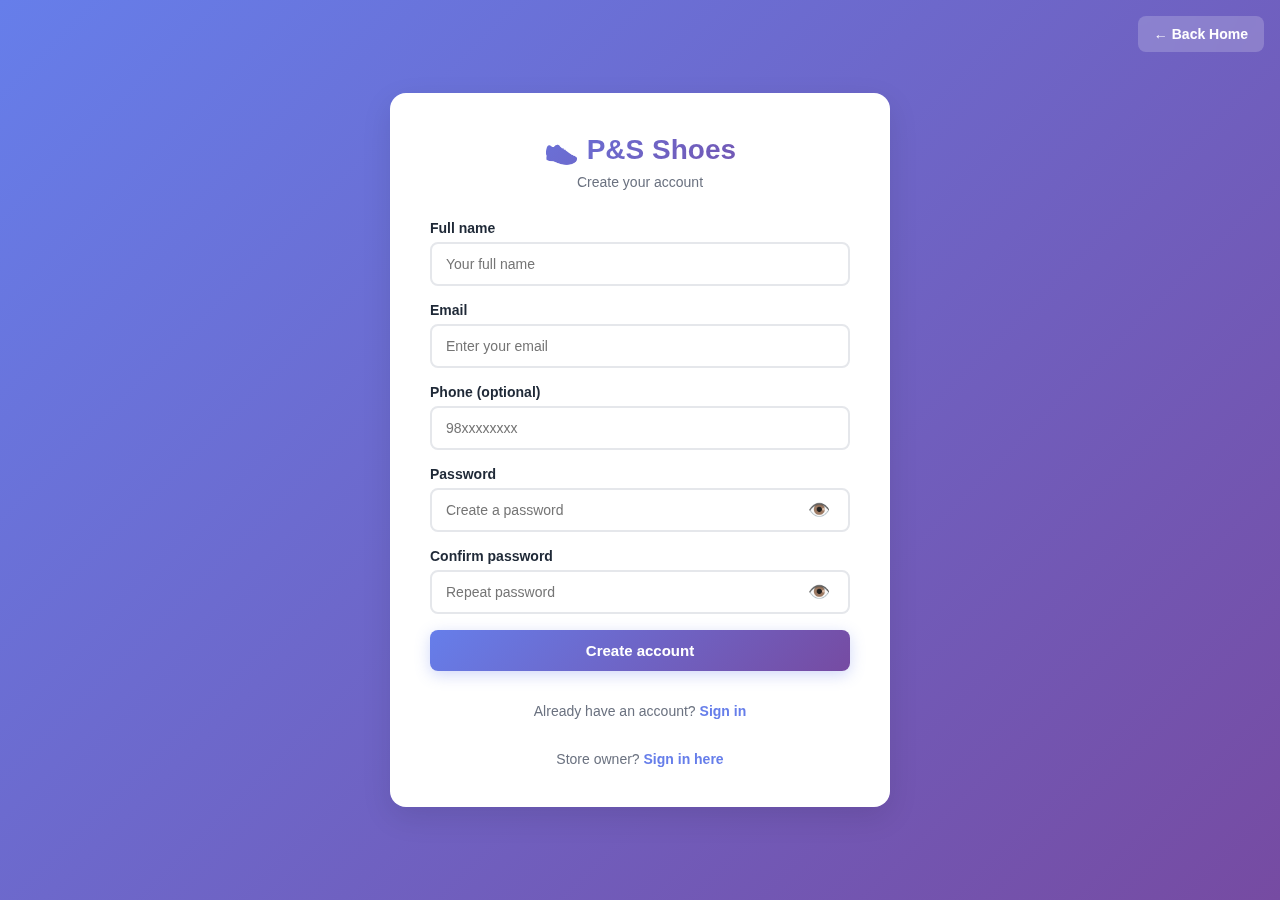
<file: Login-system/customer-registration.html>
<!doctype html>
<html lang="en">
<head>
  <meta charset="utf-8" />
  <meta name="viewport" content="width=device-width,initial-scale=1" />
  <title>Create Account - P&S Shoes</title>
  <link rel="stylesheet" href="customer-registration-modern.css" />
  <style>
    .back-link {
      position: absolute;
      top: 16px;
      right: 16px;
      padding: 10px 16px;
      border-radius: 8px;
      background: rgba(255, 255, 255, 0.2);
      color: white;
      text-decoration: none;
      font-weight: 600;
      font-size: 14px;
      transition: all 0.3s ease;
      backdrop-filter: blur(10px);
    }
    .back-link:hover {
      background: rgba(255, 255, 255, 0.3);
    }
  </style>
</head>
<body>
  <a class="back-link" href="/Online-Shoes-Store/">← Back Home</a>

  <main class="auth-wrap" role="main">
    <div class="card">
      <section class="form-panel" aria-label="Customer registration panel">
        <header class="brand-row">
          <h1 class="brand">👟 P&S Shoes</h1>
          <p style="margin: 8px 0 0 0; color: #6b7280; font-size: 14px;">Create your account</p>
        </header>

        <form id="registerForm" class="form" autocomplete="on" aria-label="Customer registration form">
          <div class="field">
            <label for="name" class="label-text">Full name</label>
            <input id="name" name="name" type="text" required placeholder="Your full name" />
          </div>

          <div class="field">
            <label for="email" class="label-text">Email</label>
            <input id="email" name="email" type="email" required placeholder="Enter your email" />
          </div>

          <div class="field">
            <label for="phone" class="label-text">Phone (optional)</label>
            <input id="phone" name="phone" type="tel" placeholder="98xxxxxxxx" />
          </div>

          <div class="field password-field">
            <label for="password" class="label-text">Password</label>
            <div class="pwd-wrap">
              <input id="password" name="password" type="password" required placeholder="Create a password" />
              <button type="button" class="icon-btn" id="togglePassword" aria-label="Toggle password visibility">
                👁️
              </button>
            </div>
          </div>

          <div class="field password-field">
            <label for="confirmPassword" class="label-text">Confirm password</label>
            <div class="pwd-wrap">
              <input id="confirmPassword" name="confirmPassword" type="password" required placeholder="Repeat password" />
              <button type="button" class="icon-btn" id="toggleConfirmPassword" aria-label="Toggle confirm password visibility">
                👁️
              </button>
            </div>
          </div>

          <button type="submit" class="btn primary">Create account</button>

          <div id="regMsg" class="message" role="status" aria-live="polite"></div>

          <p class="muted">Already have an account? <a href="/Online-Shoes-Store/Login-system/customer-login.html" class="link-btn">Sign in</a></p>
          <p class="muted">Store owner? <a href="/Online-Shoes-Store/Login-system/owner-login.html" class="link-btn">Sign in here</a></p>
        </form>
      </section>
    </div>
  </main>

  <script src="customer-registration.js"></script>
  <script>
    // Toggle password visibility
    const togglePassword = document.getElementById('togglePassword');
    const passwordInput = document.getElementById('password');
    const toggleConfirmPassword = document.getElementById('toggleConfirmPassword');
    const confirmPasswordInput = document.getElementById('confirmPassword');
    
    if (togglePassword && passwordInput) {
      togglePassword.addEventListener('click', function(e) {
        e.preventDefault();
        e.stopPropagation();
        const isPassword = passwordInput.type === 'password';
        passwordInput.type = isPassword ? 'text' : 'password';
        this.textContent = isPassword ? '👁️‍🗨️' : '👁️';
      });
    }

    if (toggleConfirmPassword && confirmPasswordInput) {
      toggleConfirmPassword.addEventListener('click', function(e) {
        e.preventDefault();
        e.stopPropagation();
        const isPassword = confirmPasswordInput.type === 'password';
        confirmPasswordInput.type = isPassword ? 'text' : 'password';
        this.textContent = isPassword ? '👁️‍🗨️' : '👁️';
      });
    }
  </script>
</body>
</html>
</file>
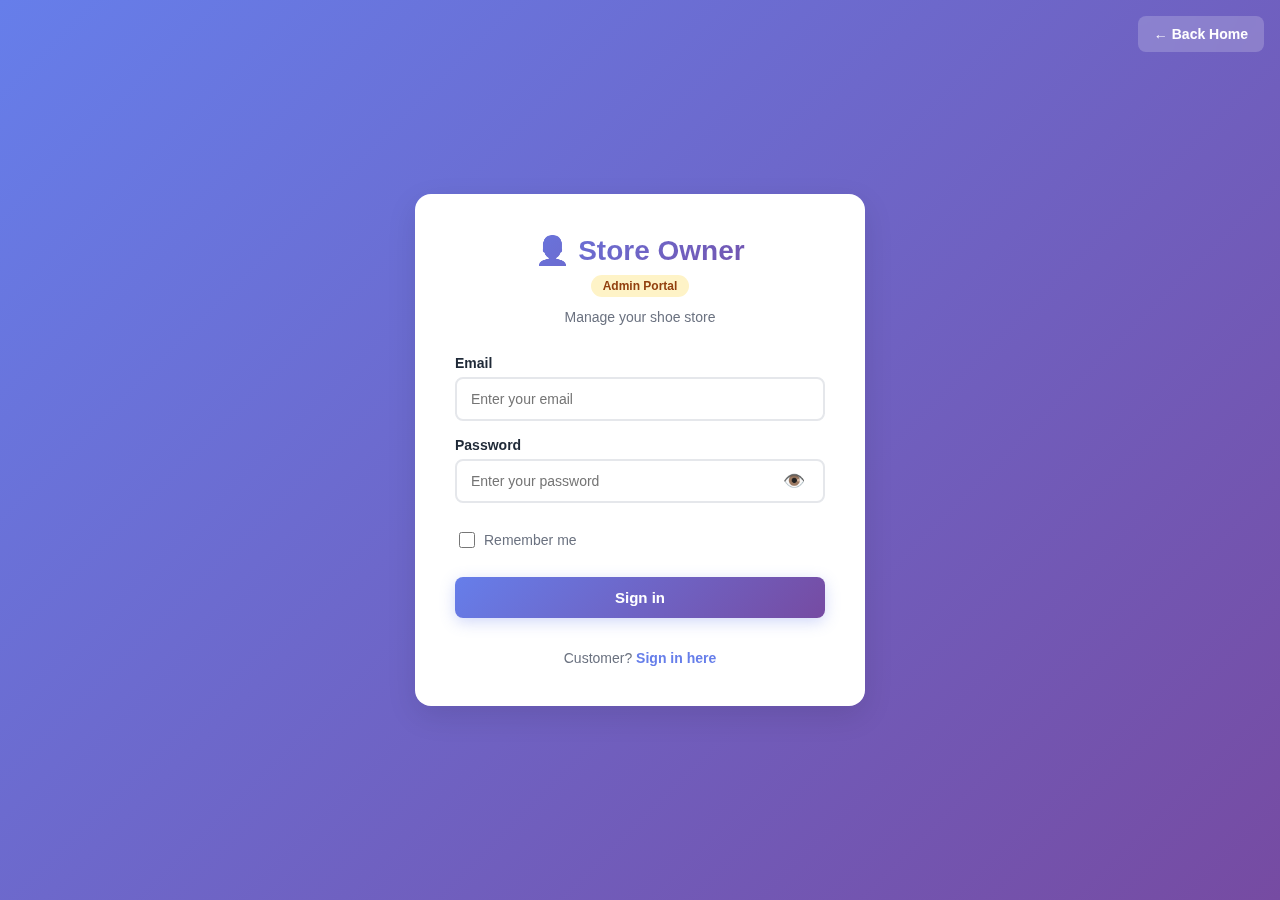
<file: Login-system/owner-login.html>
<!doctype html>
<html lang="en">
<head>
  <meta charset="utf-8" />
  <meta name="viewport" content="width=device-width,initial-scale=1" />
  <title>Store Owner Login - P&S Shoes</title>
  <link rel="stylesheet" href="owner-login-modern.css" />
  <style>
    .back-link {
      position: absolute;
      top: 16px;
      right: 16px;
      padding: 10px 16px;
      border-radius: 8px;
      background: rgba(255, 255, 255, 0.2);
      color: white;
      text-decoration: none;
      font-weight: 600;
      font-size: 14px;
      transition: all 0.3s ease;
      backdrop-filter: blur(10px);
    }
    .back-link:hover {
      background: rgba(255, 255, 255, 0.3);
    }
  </style>
</head>
<body>
  <a class="back-link" href="/Online-Shoes-Store/">← Back Home</a>

  <main class="auth-wrap" role="main">
    <div class="card">
      <section class="form-panel" aria-label="Store owner login panel">
        <header class="brand-row">
          <h1 class="brand">👨‍💼 Store Owner</h1>
          <span class="badge">Admin Portal</span>
          <p style="margin: 12px 0 0 0; color: #6b7280; font-size: 14px;">Manage your shoe store</p>
        </header>

        <form id="loginForm" class="form" autocomplete="on" aria-label="Store owner login form">
          <div class="field">
            <label for="email" class="label-text">Email</label>
            <input id="email" name="email" type="email" required placeholder="Enter your email" autocomplete="email" />
          </div>

          <div class="field password-field">
            <label for="password" class="label-text">Password</label>
            <div class="pwd-wrap">
              <input id="password" name="password" type="password" required placeholder="Enter your password" autocomplete="current-password" />
              <button type="button" class="icon-btn" id="togglePassword" aria-label="Toggle password visibility">
                👁️
              </button>
            </div>
          </div>

          <div class="row">
            <label class="remember">
              <input type="checkbox" id="remember" name="remember" />
              Remember me
            </label>
          </div>

          <button type="submit" class="btn primary">Sign in</button>

          <div id="loginMsg" class="message" role="status" aria-live="polite"></div>

          <p class="muted">Customer? <a href="/Online-Shoes-Store/Login-system/customer-login.html" class="link-btn">Sign in here</a></p>
        </form>
      </section>
    </div>
  </main>

  <script src="owner-login.js"></script>
  <script>
    // Toggle password visibility - exact same logic as registration page
    const togglePassword = document.getElementById('togglePassword');
    const passwordInput = document.getElementById('password');
    
    if (togglePassword && passwordInput) {
      togglePassword.addEventListener('click', function(e) {
        e.preventDefault();
        e.stopPropagation();
        const isPassword = passwordInput.type === 'password';
        passwordInput.type = isPassword ? 'text' : 'password';
        this.textContent = isPassword ? '👁️‍🗨️' : '👁️';
      });
    }

    // Remember me functionality
    (function() {
      const rememberCheckbox = document.getElementById('remember');
      const loginForm = document.getElementById('loginForm');
      
      if (!rememberCheckbox || !loginForm) return;
      
      // Load saved email if exists
      window.addEventListener('load', function() {
        const savedEmail = localStorage.getItem('rememberedOwnerEmail');
        if (savedEmail) {
          document.getElementById('email').value = savedEmail;
          rememberCheckbox.checked = true;
        }
      });

      // Save email when form is submitted successfully
      loginForm.addEventListener('submit', function() {
        if (rememberCheckbox.checked) {
          localStorage.setItem('rememberedOwnerEmail', document.getElementById('email').value);
        } else {
          localStorage.removeItem('rememberedOwnerEmail');
        }
      });
    })();
  </script>
</body>
</html>
</file>
<file: Login-system/customer-login.css>
/* ...existing code... */
:root{
  --bg-1: #0f1419;
  --bg-2: #1a1f2e;
  --card: #ffffff;
  --primary: #ff9800;
  --accent: #00bcd4;
  --muted: #999;
  --glass: rgba(255,255,255,0.95);
  --shadow: 0 8px 30px rgba(0, 0, 0, 0.4);
}
*{box-sizing:border-box}
html,body{height:100%}
body{
  margin:0; font-family: 'Segoe UI', Tahoma, Geneva, Verdana, sans-serif;
  background: linear-gradient(135deg, var(--bg-1), var(--bg-2));
  color:#000; -webkit-font-smoothing:antialiased;
  display:flex; align-items:center; justify-content:center; padding:36px;
}

/* Card layout */
.auth-wrap{width:100%; max-width:980px}
.card{
  display:grid; grid-template-columns:420px 1fr; gap:28px; align-items:stretch;
  background: white;
  border-radius:12px; padding:0; position:relative;
  box-shadow: var(--shadow);
  overflow:hidden;
  border: none;
}
.promo{
  background: linear-gradient(135deg, #ff9800 0%, #ffb74d 100%);
  padding:40px 28px;
  display:flex; align-items:center; justify-content:center;
}
.promo-inner{ text-align:left; color: white; max-width:300px; }
.promo .shoe{ width:100%; height:auto; margin-bottom:12px; opacity:0.98 }
.promo h3{ margin:0 0 6px; font-size:20px; color:white; font-weight: 700; }
.promo p{ margin:0; color:rgba(255,255,255,0.9); font-size:14px }

/* form panel */
.form-panel{ padding:28px 36px; background:white; display:flex; flex-direction:column; justify-content:center; }
.brand-row{ display:flex; justify-content:space-between; align-items:center; gap:8px; margin-bottom:10px }
.brand{ margin:0; font-size:20px; color:#ff9800; letter-spacing:0.2px; font-weight: 700; }
.brand-sub{ font-size:13px; color:var(--muted) }

.form{ display:flex; flex-direction:column; gap:14px; min-width:300px }
.field{ display:flex; flex-direction:column; gap:6px }
.label-text{ font-size:13px; color:#333; font-weight: 600; }
input[type="email"], input[type="password"]{
  padding:12px 14px; border-radius:8px; border:2px solid #e0e0e0; background: white;
  transition:box-shadow .15s, border-color .15s; font-size:15px; color:#000;
}
input:focus{ box-shadow:0 0 0 3px rgba(255, 152, 0, 0.15); border-color: var(--primary); outline: none; }

/* password wrap */
.pwd-wrap{ position:relative; display:flex; align-items:center }
.icon-btn{ position:absolute; right:8px; top:50%; transform:translateY(-50%); border:0; background:transparent; padding:6px; cursor:pointer; color:var(--muted) }
.icon-btn:focus{ outline:2px solid rgba(255, 152, 0, 0.2); border-radius:6px }

/* row helpers */
.row{ display:flex; gap:12px; align-items:center }
.between{ justify-content:space-between; align-items:center; }
.remember{ font-size:13px; color:var(--muted); display:flex; align-items:center; gap:8px }
.remember input{ width:16px; height:16px; accent-color: var(--primary); }
.forgot{ color: var(--primary); font-weight:600; background:transparent; border:0; cursor:pointer }

/* buttons */
.btn{ padding:12px; border-radius:8px; border:0; cursor:pointer; font-weight:700; font-size:14px; transition:all .2s }
.btn:active{ transform:translateY(1px) }
.btn.primary{ background: var(--primary); color:white; box-shadow: 0 4px 12px rgba(255, 152, 0, 0.3) }
.btn.primary:hover{ background: #ffb74d; transform: translateY(-2px); box-shadow: 0 6px 16px rgba(255, 152, 0, 0.4); }
.or{ display:flex; align-items:center; gap:12px; justify-content:center }
.or span{ background:var(--card); padding:6px 14px; border-radius:999px; color:var(--muted); font-size:13px }
.socials{ display:flex; gap:10px; flex-direction:column }
.btn.social{ border:1px solid #e0e0e0; background:white; color:#000; padding:10px; font-weight:600; border-radius:8px }
.btn.social.fb{ background: var(--primary); color:white; border: none; }
.btn.social.google{ background:white; color:#000; border:1px solid #e0e0e0; }

/* misc */
.muted{ font-size:13px; color:var(--muted); text-align:center }
.link-btn{ background:none; border:none; color: var(--primary); cursor:pointer; font-weight:700 }
.message{ min-height:22px; text-align:center; font-size:13px }
.message.success{ color: #2e7d32 }
.message.error{ color: #c62828 }

/* responsive */
@media (max-width:920px){
  .card{ grid-template-columns:1fr; padding:0; gap:0; }
  .promo{ display:none }
  .form-panel{ padding:28px 20px }
}
/* ...existing code... */
</file>
<file: Login-system/customer-login-modern.css>
:root{
  --primary: #667eea;
  --secondary: #764ba2;
  --accent: #ff7a18;
  --success: #10b981;
  --error: #ef4444;
  --text-primary: #1f2937;
  --text-secondary: #6b7280;
  --bg-light: #f9fafb;
  --border-color: #e5e7eb;
  --shadow: 0 10px 30px rgba(0, 0, 0, 0.1);
}

* {
  box-sizing: border-box;
}

html, body {
  height: 100%;
  margin: 0;
  padding: 0;
}

body {
  font-family: 'Segoe UI', Tahoma, Geneva, Verdana, sans-serif;
  background: linear-gradient(135deg, #667eea 0%, #764ba2 100%);
  display: flex;
  align-items: center;
  justify-content: center;
  padding: 20px;
  min-height: 100vh;
}

.auth-wrap {
  width: 100%;
  max-width: 450px;
  animation: slideUp 0.5s ease-out;
}

@keyframes slideUp {
  from {
    opacity: 0;
    transform: translateY(20px);
  }
  to {
    opacity: 1;
    transform: translateY(0);
  }
}

.card {
  background: white;
  border-radius: 16px;
  padding: 40px;
  box-shadow: var(--shadow);
  backdrop-filter: blur(10px);
}

.brand-row {
  margin-bottom: 30px;
  text-align: center;
}

.brand {
  font-size: 28px;
  font-weight: 800;
  background: linear-gradient(135deg, var(--primary), var(--secondary));
  -webkit-background-clip: text;
  -webkit-text-fill-color: transparent;
  background-clip: text;
  margin: 0;
}

.form {
  display: flex;
  flex-direction: column;
  gap: 16px;
}

.field {
  display: flex;
  flex-direction: column;
  gap: 6px;
}

.label-text {
  font-weight: 600;
  font-size: 14px;
  color: var(--text-primary);
}

input[type="email"],
input[type="password"],
input[type="text"],
input[type="tel"] {
  padding: 12px 14px;
  border: 2px solid var(--border-color);
  border-radius: 8px;
  font-size: 14px;
  transition: all 0.3s ease;
  font-family: inherit;
}

input[type="email"]:focus,
input[type="password"]:focus,
input[type="text"]:focus,
input[type="tel"]:focus {
  outline: none;
  border-color: var(--primary);
  box-shadow: 0 0 0 3px rgba(102, 126, 234, 0.1);
}

.password-field {
  position: relative;
}

.pwd-wrap {
  display: flex;
  align-items: center;
  position: relative;
  width: 100%;
}

.pwd-wrap input {
  width: 100%;
  padding-right: 50px;
  pointer-events: auto;
  /* Allow button clicks to pass through on the right side */
  background-clip: padding-box;
}

.pwd-wrap input:focus {
  pointer-events: auto;
}

.icon-btn {
  position: absolute;
  right: 8px;
  top: 50%;
  transform: translateY(-50%);
  background: none;
  border: none;
  pointer-events: auto !important;
  z-index: 10;
  cursor: pointer;
  color: var(--text-secondary);
  padding: 10px 12px;
  display: flex;
  align-items: center;
  justify-content: center;
  transition: color 0.3s;
  font-size: 18px;
  line-height: 1;
  min-width: 44px;
  min-height: 44px;
}

.icon-btn:hover {
  color: var(--primary);
}

.row {
  display: flex;
  justify-content: space-between;
  align-items: center;
  margin: 10px 0;
}

.remember {
  display: flex;
  align-items: center;
  gap: 6px;
  cursor: pointer;
  font-size: 14px;
  color: var(--text-secondary);
}

.remember input[type="checkbox"] {
  width: 16px;
  height: 16px;
  cursor: pointer;
}

.forgot {
  color: var(--primary);
  text-decoration: none;
  font-size: 14px;
  font-weight: 600;
  transition: color 0.3s;
}

.forgot:hover {
  color: var(--secondary);
  text-decoration: underline;
}

.btn {
  padding: 12px 16px;
  border: none;
  border-radius: 8px;
  font-weight: 700;
  font-size: 15px;
  cursor: pointer;
  transition: all 0.3s ease;
  font-family: inherit;
}

.btn.primary {
  background: linear-gradient(135deg, var(--primary), var(--secondary));
  color: white;
  box-shadow: 0 4px 15px rgba(102, 126, 234, 0.3);
}

.btn.primary:hover {
  transform: translateY(-2px);
  box-shadow: 0 6px 20px rgba(102, 126, 234, 0.4);
}

.btn.primary:active {
  transform: translateY(0);
}

.muted {
  text-align: center;
  color: var(--text-secondary);
  font-size: 14px;
  margin: 16px 0 0 0;
}

.link-btn {
  color: var(--primary);
  text-decoration: none;
  font-weight: 700;
  transition: color 0.3s;
}

.link-btn:hover {
  color: var(--secondary);
  text-decoration: underline;
}

.message {
  padding: 12px 14px;
  border-radius: 8px;
  font-size: 14px;
  margin-top: 16px;
  display: none;
  text-align: center;
  animation: slideDown 0.3s ease-out;
}

@keyframes slideDown {
  from {
    opacity: 0;
    transform: translateY(-10px);
  }
  to {
    opacity: 1;
    transform: translateY(0);
  }
}

.message.success {
  background: #dcfce7;
  color: #166534;
  border: 1px solid #86efac;
  display: block;
}

.message.error {
  background: #fee2e2;
  color: #991b1b;
  border: 1px solid #fca5a5;
  display: block;
}

@media (max-width: 600px) {
  body {
    padding: 16px;
  }

  .card {
    padding: 24px;
  }

  .brand {
    font-size: 24px;
  }

  .form {
    gap: 14px;
  }
}
</file>
<file: Login-system/customer-registration-modern.css>
:root {
  --primary: #667eea;
  --secondary: #764ba2;
  --accent: #ff7a18;
  --success: #10b981;
  --error: #ef4444;
  --text-primary: #1f2937;
  --text-secondary: #6b7280;
  --bg-light: #f9fafb;
  --border-color: #e5e7eb;
  --shadow: 0 10px 30px rgba(0, 0, 0, 0.1);
}

* {
  box-sizing: border-box;
}

html, body {
  height: 100%;
  margin: 0;
  padding: 0;
}

body {
  font-family: 'Segoe UI', Tahoma, Geneva, Verdana, sans-serif;
  background: linear-gradient(135deg, #667eea 0%, #764ba2 100%);
  display: flex;
  align-items: center;
  justify-content: center;
  padding: 20px;
  min-height: 100vh;
}

.auth-wrap {
  width: 100%;
  max-width: 500px;
  animation: slideUp 0.5s ease-out;
}

@keyframes slideUp {
  from {
    opacity: 0;
    transform: translateY(20px);
  }
  to {
    opacity: 1;
    transform: translateY(0);
  }
}

.card {
  background: white;
  border-radius: 16px;
  padding: 40px;
  box-shadow: var(--shadow);
  backdrop-filter: blur(10px);
}

.form-panel {
  width: 100%;
}

.brand-row {
  margin-bottom: 30px;
  text-align: center;
}

.brand {
  font-size: 28px;
  font-weight: 800;
  background: linear-gradient(135deg, var(--primary), var(--secondary));
  -webkit-background-clip: text;
  -webkit-text-fill-color: transparent;
  background-clip: text;
  margin: 0;
}

.form {
  display: flex;
  flex-direction: column;
  gap: 16px;
}

.field {
  display: flex;
  flex-direction: column;
  gap: 6px;
}

.label-text {
  font-weight: 600;
  font-size: 14px;
  color: var(--text-primary);
}

input[type="email"],
input[type="password"],
input[type="text"],
input[type="tel"] {
  padding: 12px 14px;
  border: 2px solid var(--border-color);
  border-radius: 8px;
  font-size: 14px;
  transition: all 0.3s ease;
  font-family: inherit;
}

input[type="email"]:focus,
input[type="password"]:focus,
input[type="text"]:focus,
input[type="tel"]:focus {
  outline: none;
  border-color: var(--primary);
  box-shadow: 0 0 0 3px rgba(102, 126, 234, 0.1);
}

.password-field {
  position: relative;
}

.pwd-wrap {
  display: flex;
  align-items: center;
  position: relative;
  width: 100%;
}

.pwd-wrap input {
  width: 100%;
  padding-right: 50px;
}

.icon-btn {
  position: absolute;
  right: 8px;
  top: 50%;
  transform: translateY(-50%);
  background: none;
  border: none;
  cursor: pointer;
  color: var(--text-secondary);
  padding: 10px 12px;
  display: flex;
  align-items: center;
  justify-content: center;
  transition: color 0.3s;
  z-index: 10;
  font-size: 18px;
  line-height: 1;
  pointer-events: auto;
  min-width: 44px;
  min-height: 44px;
}

.icon-btn:hover {
  color: var(--primary);
}

.message {
  padding: 12px 14px;
  border-radius: 8px;
  font-size: 14px;
  margin-top: 16px;
  display: none;
  text-align: center;
  animation: slideDown 0.3s ease-out;
}

@keyframes slideDown {
  from {
    opacity: 0;
    transform: translateY(-10px);
  }
  to {
    opacity: 1;
    transform: translateY(0);
  }
}

.message.success {
  background: #dcfce7;
  color: #166534;
  border: 1px solid #86efac;
  display: block;
}

.message.error {
  background: #fee2e2;
  color: #991b1b;
  border: 1px solid #fca5a5;
  display: block;
}

.message.info {
  background: #dbeafe;
  color: #1e40af;
  border: 1px solid #93c5fd;
  display: block;
}

.btn {
  padding: 12px 16px;
  border: none;
  border-radius: 8px;
  font-weight: 700;
  font-size: 15px;
  cursor: pointer;
  transition: all 0.3s ease;
  font-family: inherit;
}

.btn.primary {
  background: linear-gradient(135deg, var(--primary), var(--secondary));
  color: white;
  box-shadow: 0 4px 15px rgba(102, 126, 234, 0.3);
}

.btn.primary:hover {
  transform: translateY(-2px);
  box-shadow: 0 6px 20px rgba(102, 126, 234, 0.4);
}

.btn.primary:active {
  transform: translateY(0);
}

.muted {
  text-align: center;
  color: var(--text-secondary);
  font-size: 14px;
  margin: 16px 0 0 0;
}

.link-btn {
  color: var(--primary);
  text-decoration: none;
  font-weight: 700;
  transition: color 0.3s;
}

.link-btn:hover {
  color: var(--secondary);
  text-decoration: underline;
}

@media (max-width: 600px) {
  body {
    padding: 16px;
  }

  .card {
    padding: 24px;
  }

  .brand {
    font-size: 24px;
  }

  .form {
    gap: 14px;
  }
}
</file>
<file: Login-system/owner-login-modern.css>
:root {
  --primary: #667eea;
  --secondary: #764ba2;
  --accent: #ff7a18;
  --success: #10b981;
  --error: #ef4444;
  --text-primary: #1f2937;
  --text-secondary: #6b7280;
  --bg-light: #f9fafb;
  --border-color: #e5e7eb;
  --shadow: 0 10px 30px rgba(0, 0, 0, 0.1);
}

* {
  box-sizing: border-box;
}

html, body {
  height: 100%;
  margin: 0;
  padding: 0;
}

body {
  font-family: 'Segoe UI', Tahoma, Geneva, Verdana, sans-serif;
  background: linear-gradient(135deg, #667eea 0%, #764ba2 100%);
  display: flex;
  align-items: center;
  justify-content: center;
  padding: 20px;
  min-height: 100vh;
}

.auth-wrap {
  width: 100%;
  max-width: 450px;
  animation: slideUp 0.5s ease-out;
}

@keyframes slideUp {
  from {
    opacity: 0;
    transform: translateY(20px);
  }
  to {
    opacity: 1;
    transform: translateY(0);
  }
}

.card {
  background: white;
  border-radius: 16px;
  padding: 40px;
  box-shadow: var(--shadow);
  backdrop-filter: blur(10px);
}

.brand-row {
  margin-bottom: 30px;
  text-align: center;
}

.brand {
  font-size: 28px;
  font-weight: 800;
  background: linear-gradient(135deg, var(--primary), var(--secondary));
  -webkit-background-clip: text;
  -webkit-text-fill-color: transparent;
  background-clip: text;
  margin: 0;
}

.badge {
  display: inline-block;
  background: #fef3c7;
  color: #92400e;
  padding: 4px 12px;
  border-radius: 20px;
  font-size: 12px;
  font-weight: 600;
  margin-top: 8px;
}

.form {
  display: flex;
  flex-direction: column;
  gap: 16px;
}

.field {
  display: flex;
  flex-direction: column;
  gap: 6px;
}

.label-text {
  font-weight: 600;
  font-size: 14px;
  color: var(--text-primary);
}

input[type="email"],
input[type="password"],
input[type="text"],
input[type="tel"] {
  padding: 12px 14px;
  border: 2px solid var(--border-color);
  border-radius: 8px;
  font-size: 14px;
  transition: all 0.3s ease;
  font-family: inherit;
}

input[type="email"]:focus,
input[type="password"]:focus,
input[type="text"]:focus,
input[type="tel"]:focus {
  outline: none;
  border-color: var(--primary);
  box-shadow: 0 0 0 3px rgba(102, 126, 234, 0.1);
}

.password-field {
  position: relative;
}

.pwd-wrap {
  display: flex;
  align-items: center;
  position: relative;
  width: 100%;
}

.pwd-wrap input {
  width: 100%;
  padding-right: 50px;
  pointer-events: auto;
}

.icon-btn {
  position: absolute;
  right: 8px;
  top: 50%;
  transform: translateY(-50%);
  background: none;
  border: none;
  cursor: pointer;
  color: var(--text-secondary);
  padding: 10px 12px;
  display: flex;
  align-items: center;
  justify-content: center;
  transition: color 0.3s;
  z-index: 10;
  font-size: 18px;
  line-height: 1;
  pointer-events: auto !important;
  min-width: 44px;
  min-height: 44px;
}

.icon-btn:hover {
  color: var(--primary);
}

.row {
  display: flex;
  justify-content: space-between;
  align-items: center;
  margin: 10px 0;
}

.remember {
  display: flex;
  align-items: center;
  gap: 6px;
  cursor: pointer;
  font-size: 14px;
  color: var(--text-secondary);
}

.remember input[type="checkbox"] {
  width: 16px;
  height: 16px;
  cursor: pointer;
}

.forgot {
  color: var(--primary);
  text-decoration: none;
  font-size: 14px;
  font-weight: 600;
  transition: color 0.3s;
}

.forgot:hover {
  color: var(--secondary);
  text-decoration: underline;
}

.btn {
  padding: 12px 16px;
  border: none;
  border-radius: 8px;
  font-weight: 700;
  font-size: 15px;
  cursor: pointer;
  transition: all 0.3s ease;
  font-family: inherit;
}

.btn.primary {
  background: linear-gradient(135deg, var(--primary), var(--secondary));
  color: white;
  box-shadow: 0 4px 15px rgba(102, 126, 234, 0.3);
}

.btn.primary:hover {
  transform: translateY(-2px);
  box-shadow: 0 6px 20px rgba(102, 126, 234, 0.4);
}

.btn.primary:active {
  transform: translateY(0);
}

.muted {
  text-align: center;
  color: var(--text-secondary);
  font-size: 14px;
  margin: 16px 0 0 0;
}

.link-btn {
  color: var(--primary);
  text-decoration: none;
  font-weight: 700;
  transition: color 0.3s;
}

.link-btn:hover {
  color: var(--secondary);
  text-decoration: underline;
}

.message {
  padding: 12px 14px;
  border-radius: 8px;
  font-size: 14px;
  margin-top: 16px;
  display: none;
  text-align: center;
  animation: slideDown 0.3s ease-out;
}

@keyframes slideDown {
  from {
    opacity: 0;
    transform: translateY(-10px);
  }
  to {
    opacity: 1;
    transform: translateY(0);
  }
}

.message.success {
  background: #dcfce7;
  color: #166534;
  border: 1px solid #86efac;
  display: block;
}

.message.error {
  background: #fee2e2;
  color: #991b1b;
  border: 1px solid #fca5a5;
  display: block;
}

@media (max-width: 600px) {
  body {
    padding: 16px;
  }

  .card {
    padding: 24px;
  }

  .brand {
    font-size: 24px;
  }

  .form {
    gap: 14px;
  }
}
</file>
